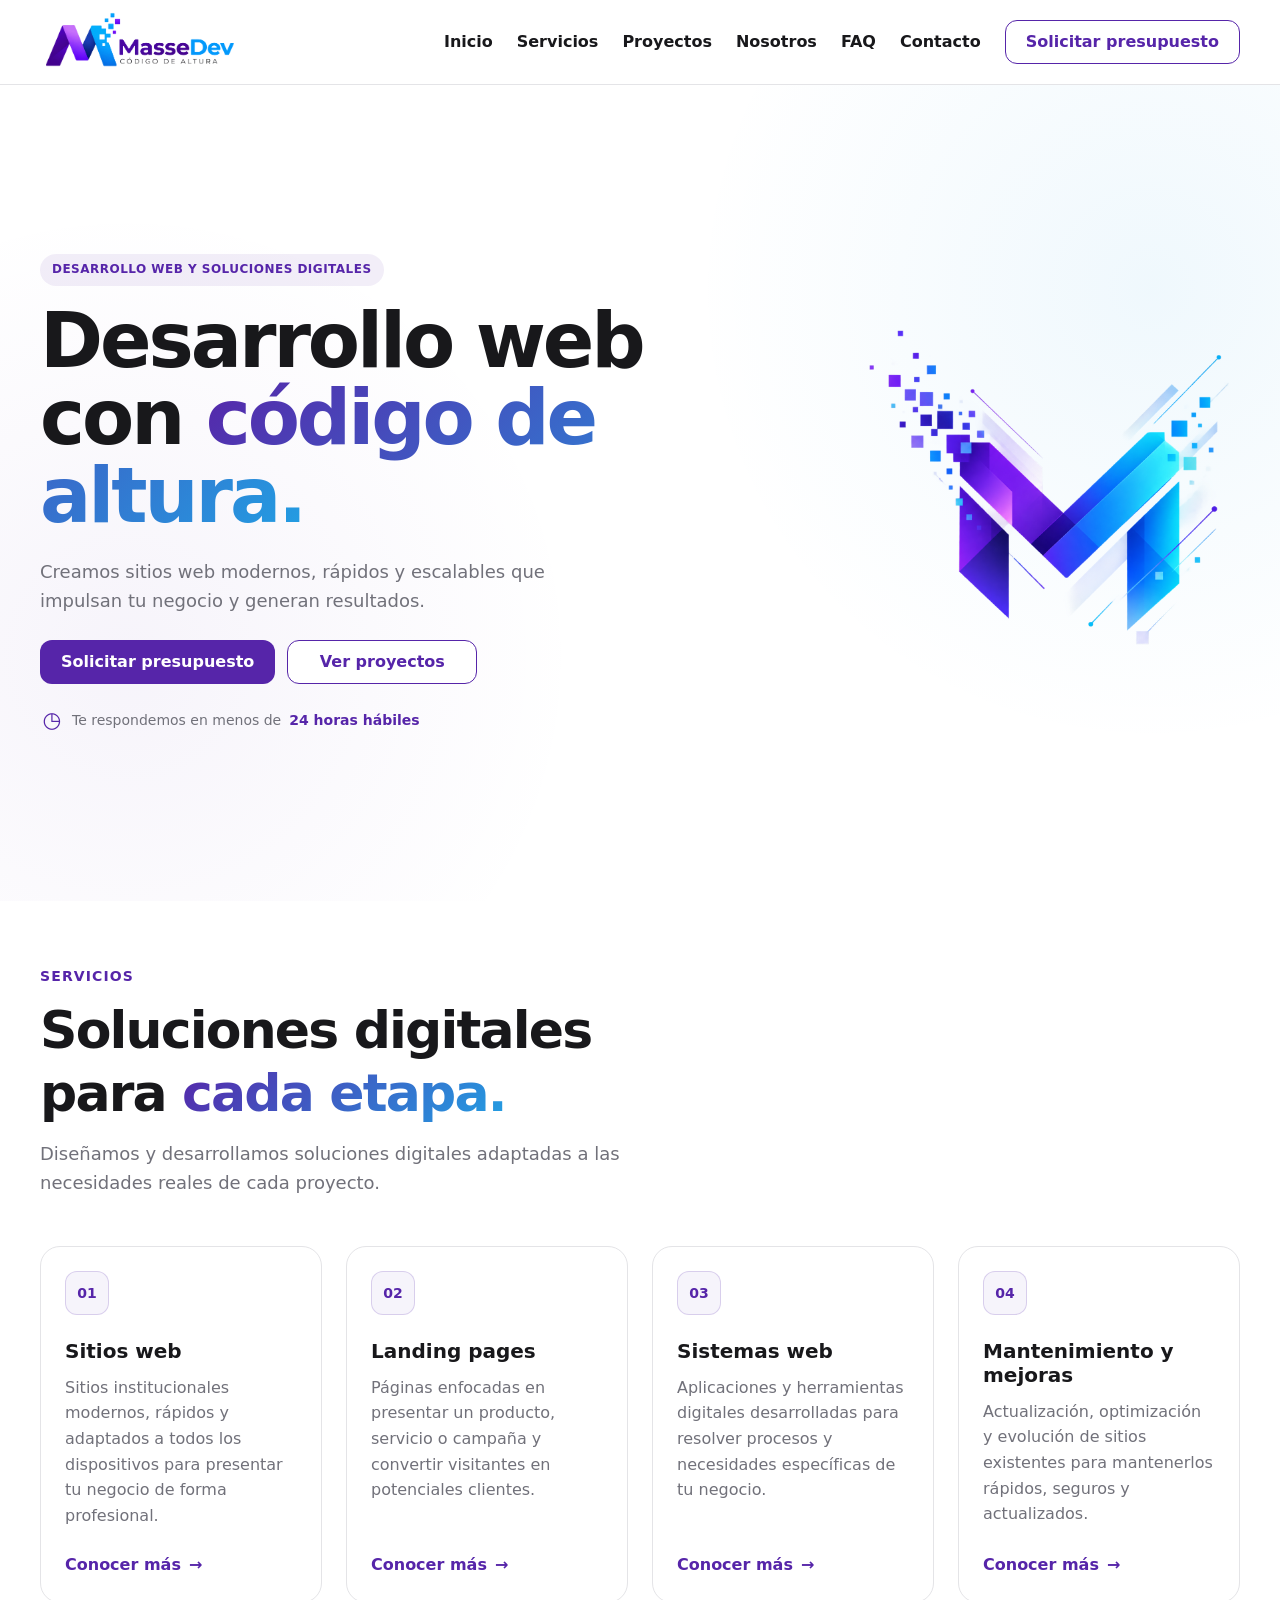
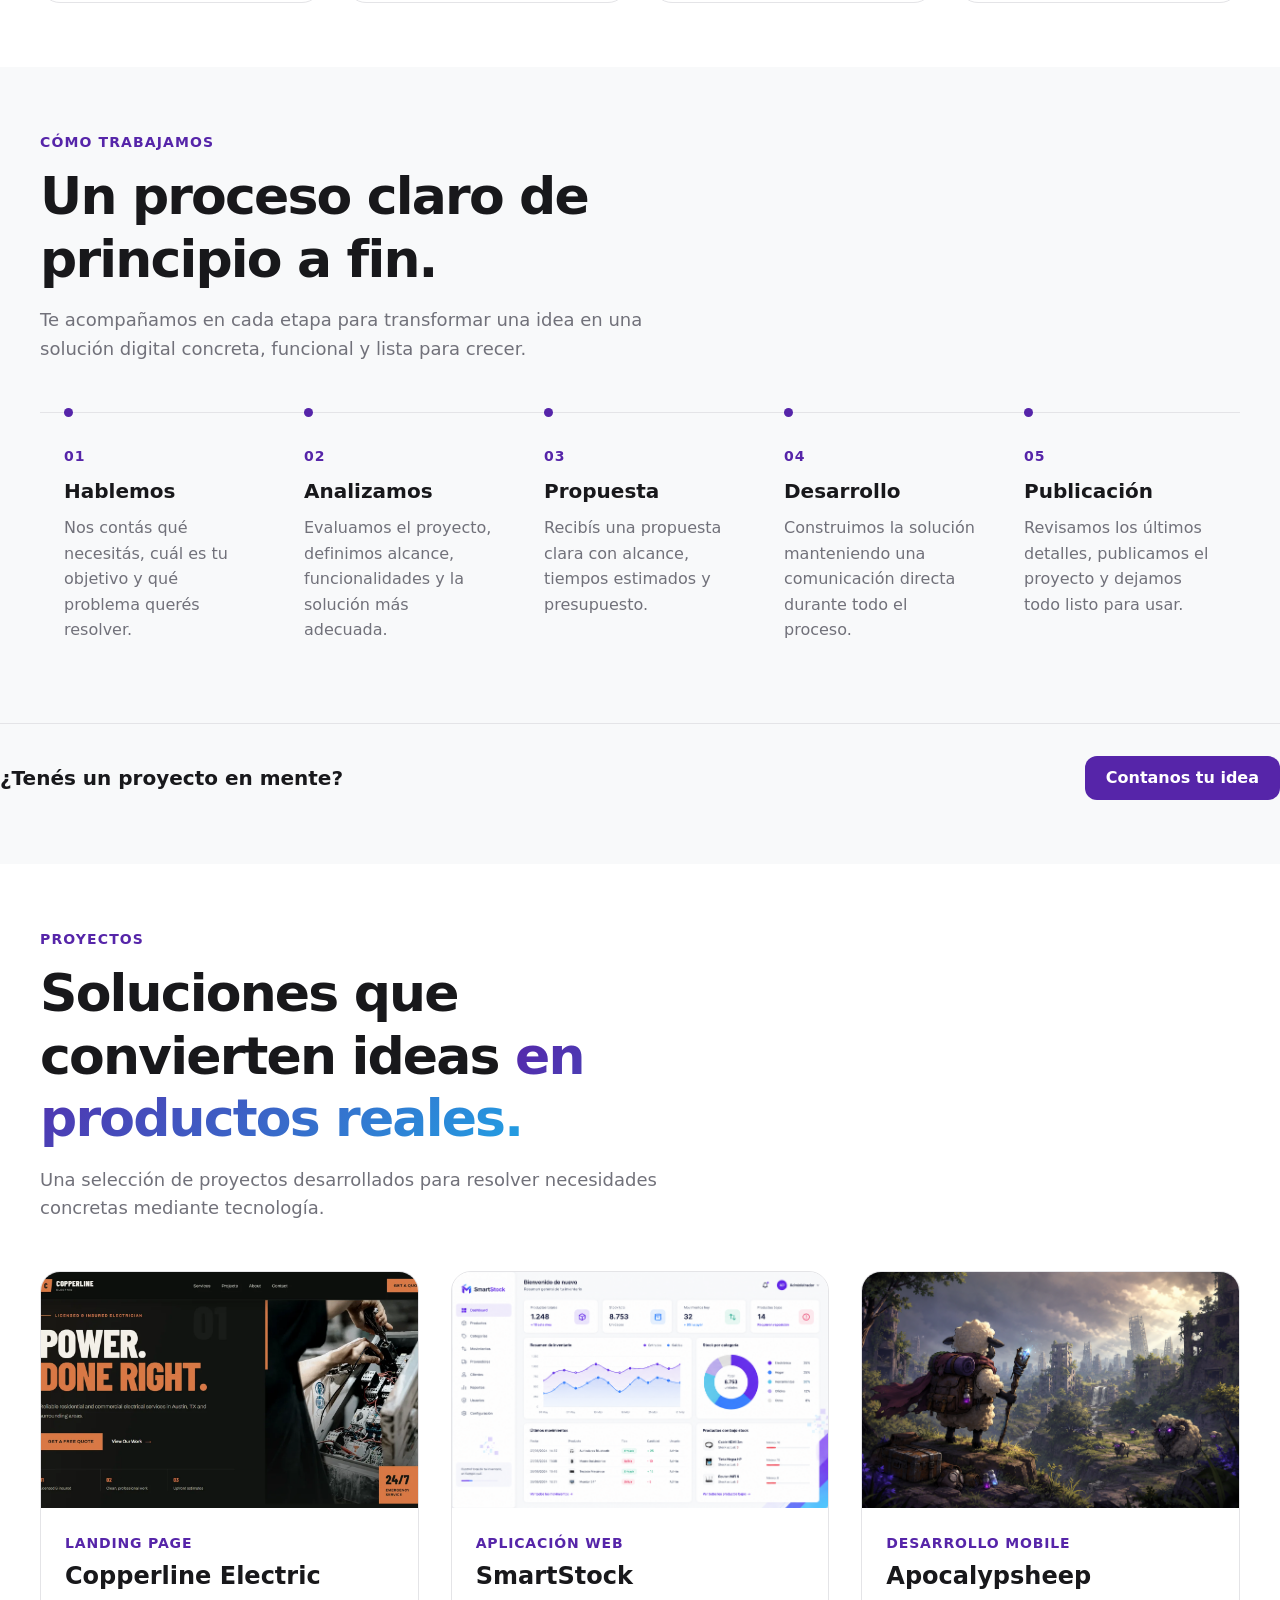
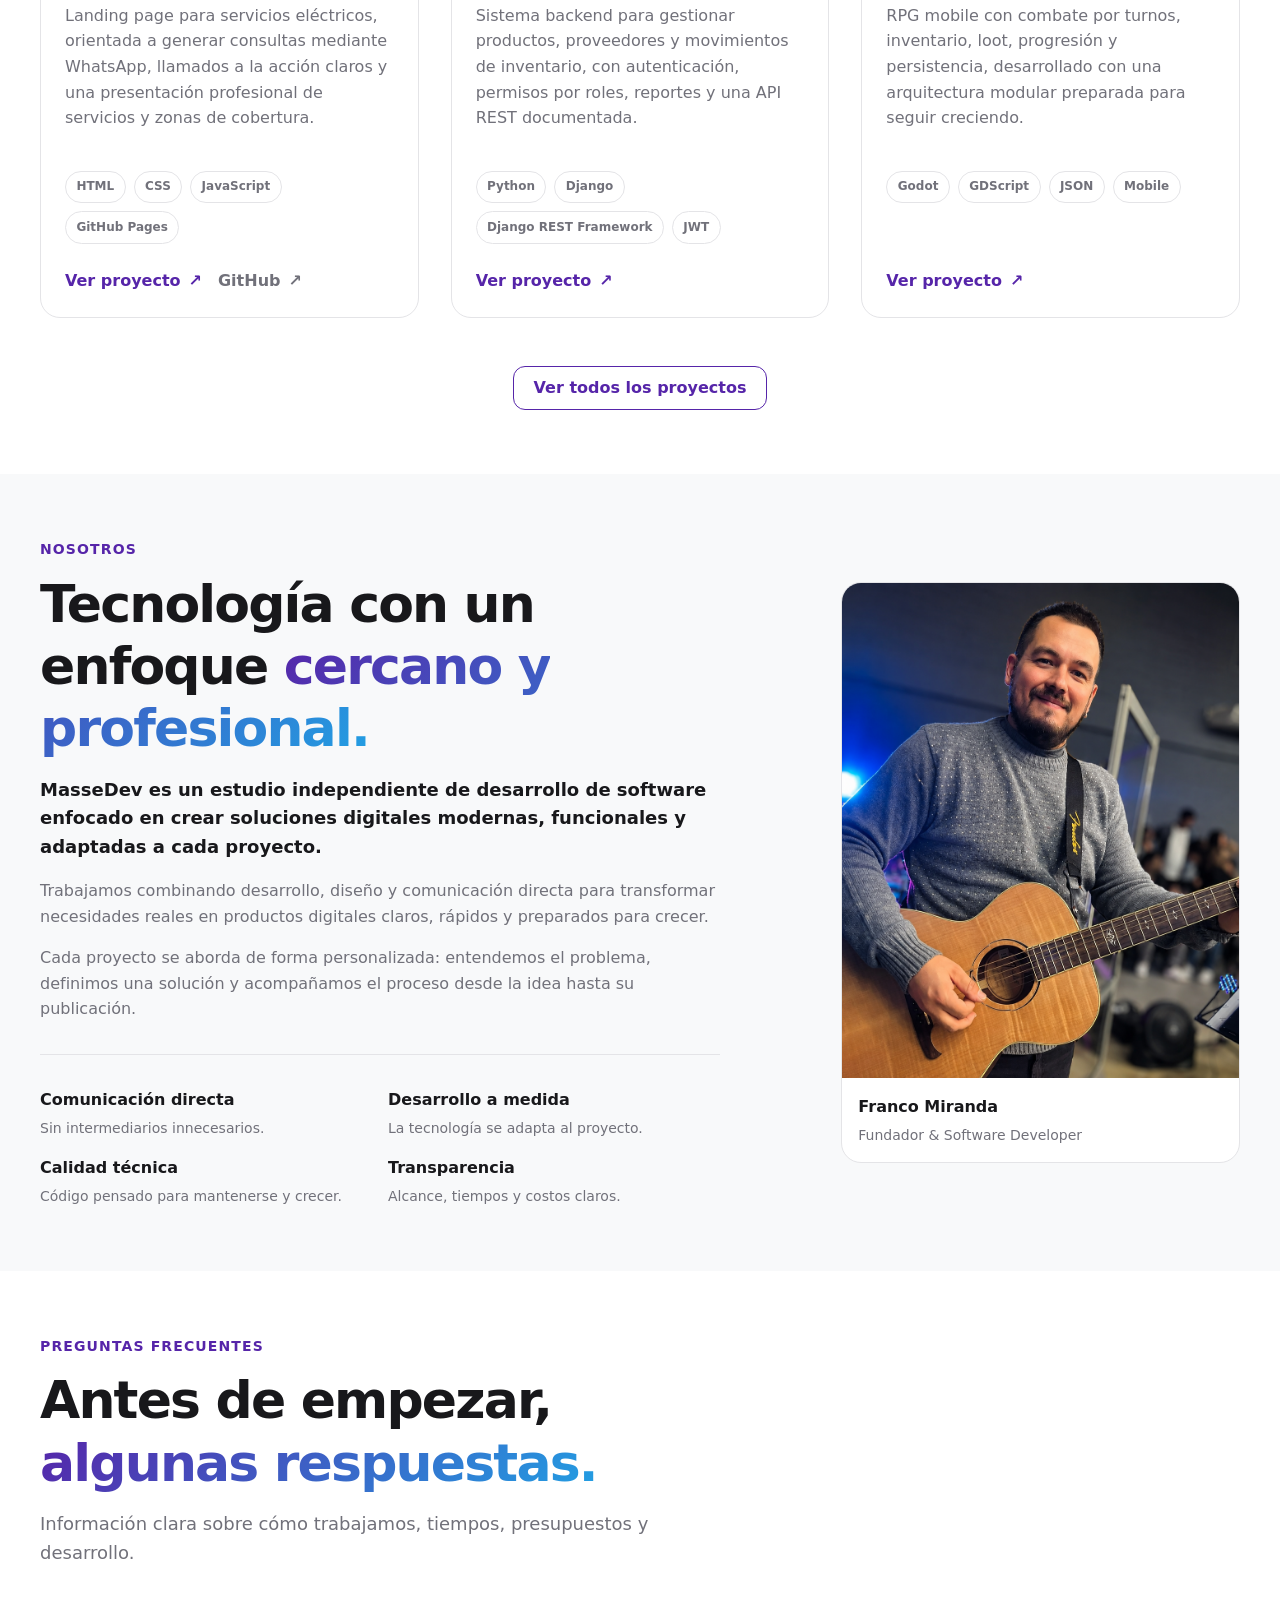
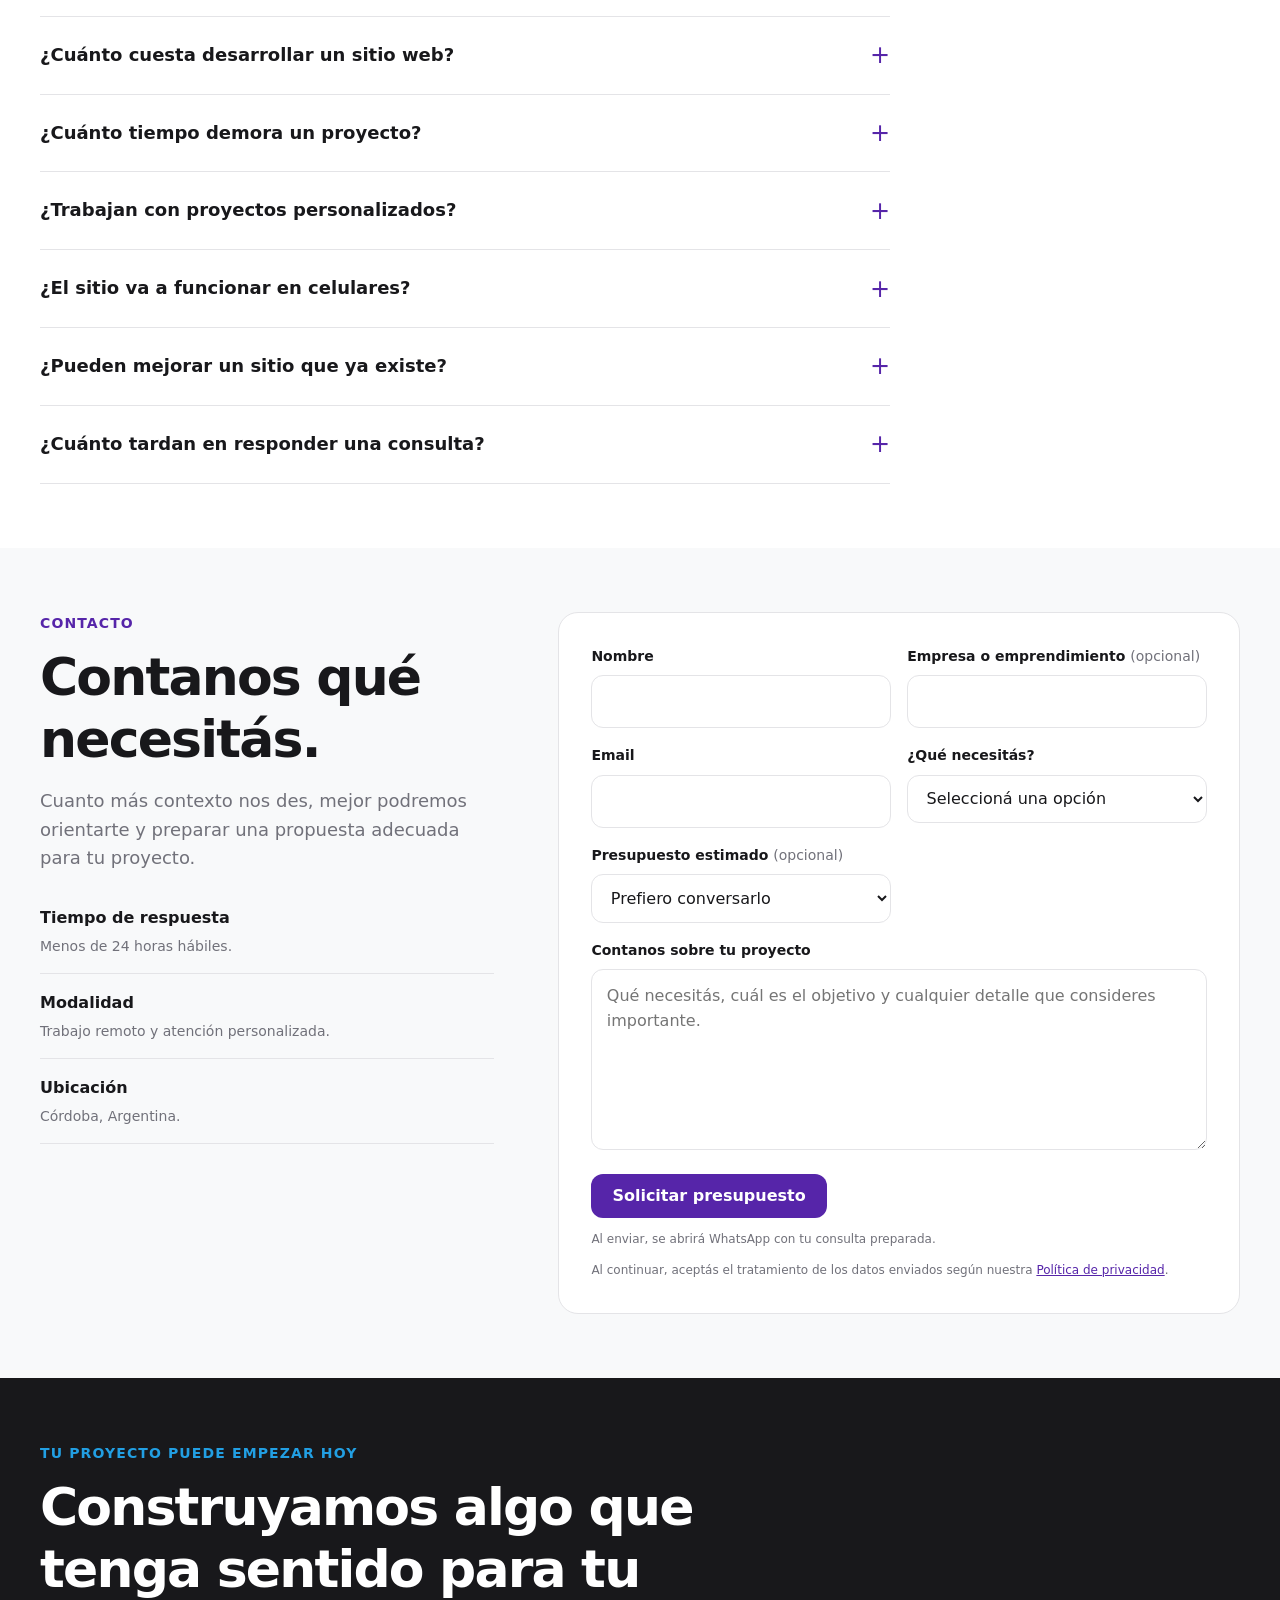
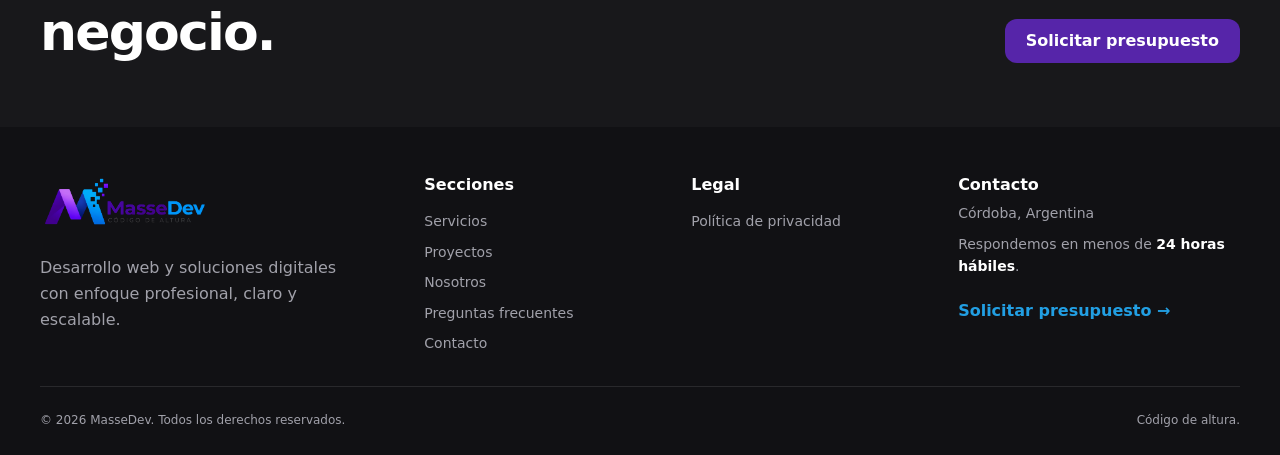
<file: index.html>
<!DOCTYPE html>
<html lang="es">
  <head>
    <meta charset="UTF-8" />

    <meta name="viewport" content="width=device-width, initial-scale=1.0" />

    <title>MasseDev | Desarrollo web y soluciones digitales</title>

    <meta
      name="description"
      content="MasseDev desarrolla sitios web, landing pages y soluciones digitales modernas, rápidas y adaptadas a cada proyecto."
    />

    <meta name="author" content="MasseDev" />

    <meta name="robots" content="index, follow" />

    <link rel="canonical" href="https://massedev-ar.github.io/" />

    <meta name="theme-color" content="#ffffff" />

    <link
      rel="icon"
      type="image/png"
      sizes="32x32"
      href="./assets/icons/favicon-32.png"
    />

    <link
      rel="apple-touch-icon"
      sizes="192x192"
      href="./assets/icons/favicon-192.png"
    />

    <link rel="manifest" href="./site.webmanifest" />
    <!-- Open Graph -->

    <meta
      property="og:title"
      content="MasseDev | Desarrollo web y soluciones digitales"
    />
    <meta
      property="og:image:alt"
      content="MasseDev - Desarrollo web y soluciones digitales"
    />
    <meta
      name="twitter:image:alt"
      content="MasseDev - Desarrollo web y soluciones digitales"
    />

    <meta
      property="og:description"
      content="Sitios web y soluciones digitales modernas, rápidas y pensadas para crecer."
    />

    <meta property="og:type" content="website" />

    <meta property="og:url" content="https://massedev-ar.github.io/" />

    <meta
      property="og:image"
      content="https://massedev-ar.github.io/assets/img/og/massedev-social.webp"
    />

    <meta property="og:image:width" content="1200" />

    <meta property="og:image:height" content="630" />

    <meta property="og:locale" content="es_AR" />

    <meta property="og:site_name" content="MasseDev" />

    <!-- Twitter / X -->

    <meta name="twitter:card" content="summary_large_image" />

    <meta
      name="twitter:title"
      content="MasseDev | Desarrollo web y soluciones digitales"
    />

    <meta
      name="twitter:description"
      content="Sitios web y soluciones digitales modernas, rápidas y pensadas para crecer."
    />

    <meta
      name="twitter:image"
      content="https://massedev-ar.github.io/assets/img/og/massedev-social.webp"
    />

    <link rel="stylesheet" href="./assets/css/main.css" />

    <script type="application/ld+json">
      {
        "@context": "https://schema.org",
        "@type": "ProfessionalService",
        "name": "MasseDev",
        "url": "https://massedev-ar.github.io/",
        "logo": "https://massedev-ar.github.io/assets/img/logo/massedev-logo.png",
        "description": "Desarrollo web y soluciones digitales modernas, rápidas y adaptadas a cada proyecto.",
        "founder": {
          "@type": "Person",
          "name": "Franco Miranda"
        },
        "areaServed": {
          "@type": "AdministrativeArea",
          "name": "Córdoba, Argentina"
        },
        "address": {
          "@type": "PostalAddress",
          "addressRegion": "Córdoba",
          "addressCountry": "AR"
        },
        "sameAs": ["https://github.com/MasseDev-Ar"]
      }
    </script>
  </head>

  <body>
    <a class="skip-link" href="#main-content">
      Saltar al contenido principal
    </a>

    <header class="site-header">
      <div class="container header-container">
        <a class="brand" href="./" aria-label="MasseDev - Inicio">
          <img
            src="./assets/img/logo/massedev-logo.png"
            alt="MasseDev - Código de altura"
            width="220"
            height="72"
          />
        </a>

        <button
          class="menu-toggle"
          type="button"
          aria-label="Abrir menú de navegación"
          aria-expanded="false"
          aria-controls="main-navigation"
        >
          <span></span>
          <span></span>
          <span></span>
        </button>

        <nav
          id="main-navigation"
          class="main-nav"
          aria-label="Navegación principal"
        >
          <a href="#inicio" aria-current="page">Inicio</a>
          <a href="#servicios">Servicios</a>
          <a href="#proyectos">Proyectos</a>
          <a href="#nosotros">Nosotros</a>
          <a href="#faq">FAQ</a>
          <a href="#contacto">Contacto</a>

          <a class="btn btn-primary nav-cta" href="./presupuesto/">
            Solicitar presupuesto
          </a>
        </nav>
      </div>
    </header>

    <main id="main-content">
      <section id="inicio" class="hero">
        <div class="container hero-container">
          <div class="hero-content">
            <p class="hero-eyebrow">Desarrollo web y soluciones digitales</p>

            <h1 class="hero-title">
              Desarrollo web con
              <span class="text-gradient"> código de altura. </span>
            </h1>

            <p class="hero-description">
              Creamos sitios web modernos, rápidos y escalables que impulsan tu
              negocio y generan resultados.
            </p>

            <div class="hero-actions">
              <a class="btn btn-primary" href="./presupuesto/">
                Solicitar presupuesto
              </a>

              <a class="btn btn-secondary" href="#proyectos"> Ver proyectos </a>
            </div>

            <p class="hero-response">
              <span class="hero-response-icon" aria-hidden="true"> ◷ </span>

              Te respondemos en menos de
              <strong>24 horas hábiles</strong>
            </p>
          </div>

          <div class="hero-visual" aria-hidden="true">
            <img
              src="./assets/img/hero/massedev-hero.png"
              alt=""
              width="1536"
              height="1024"
              fetchpriority="high"
            />
          </div>
        </div>
      </section>

      <section id="servicios" class="services section">
        <div class="container">
          <header class="section-header">
            <p class="section-eyebrow">Servicios</p>

            <h2 class="section-title">
              Soluciones digitales para
              <span class="text-gradient"> cada etapa. </span>
            </h2>

            <p class="section-description">
              Diseñamos y desarrollamos soluciones digitales adaptadas a las
              necesidades reales de cada proyecto.
            </p>
          </header>

          <div class="services-grid">
            <article class="service-card">
              <div class="service-icon" aria-hidden="true">01</div>

              <h3>Sitios web</h3>

              <p>
                Sitios institucionales modernos, rápidos y adaptados a todos los
                dispositivos para presentar tu negocio de forma profesional.
              </p>

              <a href="./servicios/">
                Conocer más
                <span aria-hidden="true">→</span>
              </a>
            </article>

            <article class="service-card">
              <div class="service-icon" aria-hidden="true">02</div>

              <h3>Landing pages</h3>

              <p>
                Páginas enfocadas en presentar un producto, servicio o campaña y
                convertir visitantes en potenciales clientes.
              </p>

              <a href="./servicios/">
                Conocer más
                <span aria-hidden="true">→</span>
              </a>
            </article>

            <article class="service-card">
              <div class="service-icon" aria-hidden="true">03</div>

              <h3>Sistemas web</h3>

              <p>
                Aplicaciones y herramientas digitales desarrolladas para
                resolver procesos y necesidades específicas de tu negocio.
              </p>

              <a href="./servicios/">
                Conocer más
                <span aria-hidden="true">→</span>
              </a>
            </article>

            <article class="service-card">
              <div class="service-icon" aria-hidden="true">04</div>

              <h3>Mantenimiento y mejoras</h3>

              <p>
                Actualización, optimización y evolución de sitios existentes
                para mantenerlos rápidos, seguros y actualizados.
              </p>

              <a href="./servicios/">
                Conocer más
                <span aria-hidden="true">→</span>
              </a>
            </article>
          </div>
        </div>
      </section>
      <section class="process section" aria-labelledby="process-title">
        <div class="container">
          <header class="section-header">
            <p class="section-eyebrow">Cómo trabajamos</p>

            <h2 id="process-title" class="section-title">
              Un proceso claro de principio a fin.
            </h2>

            <p class="section-description">
              Te acompañamos en cada etapa para transformar una idea en una
              solución digital concreta, funcional y lista para crecer.
            </p>
          </header>

          <div class="process-grid">
            <article class="process-step">
              <span class="process-number" aria-hidden="true"> 01 </span>

              <h3>Hablemos</h3>

              <p>
                Nos contás qué necesitás, cuál es tu objetivo y qué problema
                querés resolver.
              </p>
            </article>

            <article class="process-step">
              <span class="process-number" aria-hidden="true"> 02 </span>

              <h3>Analizamos</h3>

              <p>
                Evaluamos el proyecto, definimos alcance, funcionalidades y la
                solución más adecuada.
              </p>
            </article>

            <article class="process-step">
              <span class="process-number" aria-hidden="true"> 03 </span>

              <h3>Propuesta</h3>

              <p>
                Recibís una propuesta clara con alcance, tiempos estimados y
                presupuesto.
              </p>
            </article>

            <article class="process-step">
              <span class="process-number" aria-hidden="true"> 04 </span>

              <h3>Desarrollo</h3>

              <p>
                Construimos la solución manteniendo una comunicación directa
                durante todo el proceso.
              </p>
            </article>

            <article class="process-step">
              <span class="process-number" aria-hidden="true"> 05 </span>

              <h3>Publicación</h3>

              <p>
                Revisamos los últimos detalles, publicamos el proyecto y dejamos
                todo listo para usar.
              </p>
            </article>
          </div>
        </div>
        <div class="process-cta">
          <p>¿Tenés un proyecto en mente?</p>

          <a class="btn btn-primary" href="./presupuesto/">
            Contanos tu idea
          </a>
        </div>
      </section>

      <section id="proyectos" class="projects section">
        <div class="container">
          <header class="section-header">
            <p class="section-eyebrow">Proyectos</p>

            <h2 class="section-title">
              Soluciones que convierten ideas
              <span class="text-gradient"> en productos reales. </span>
            </h2>

            <p class="section-description">
              Una selección de proyectos desarrollados para resolver necesidades
              concretas mediante tecnología.
            </p>
          </header>

          <div class="projects-grid">
            <!-- Copperline Electric -->

            <article class="project-card">
              <div class="project-image">
                <img
                  src="./assets/img/projects/copperline.webp"
                  alt="Vista previa de la landing page Copperline Electric"
                  width="1200"
                  height="750"
                  loading="lazy"
                />
              </div>

              <div class="project-content">
                <p class="project-type">Landing page</p>

                <h3>Copperline Electric</h3>

                <p>
                  Landing page para servicios eléctricos, orientada a generar
                  consultas mediante WhatsApp, llamados a la acción claros y una
                  presentación profesional de servicios y zonas de cobertura.
                </p>

                <ul class="project-tech" aria-label="Tecnologías utilizadas">
                  <li>HTML</li>
                  <li>CSS</li>
                  <li>JavaScript</li>
                  <li>GitHub Pages</li>
                </ul>

                <div class="project-links">
                  <a
                    href="https://massedev-ar.github.io/copperline-electric-demo/"
                    class="project-link"
                    target="_blank"
                    rel="noopener noreferrer"
                  >
                    Ver proyecto
                    <span aria-hidden="true">↗</span>
                  </a>

                  <a
                    href="https://github.com/MasseDev-Ar/copperline-electric-demo"
                    class="project-link project-link-secondary"
                    target="_blank"
                    rel="noopener noreferrer"
                  >
                    GitHub
                    <span aria-hidden="true">↗</span>
                  </a>
                </div>
              </div>
            </article>

            <!-- SmartStock -->

            <article class="project-card">
              <div class="project-image">
                <img
                  src="./assets/img/projects/smartstock.png"
                  alt="Ilustración conceptual del sistema de gestión de inventario SmartStock"
                  width="1200"
                  height="750"
                  loading="lazy"
                />
              </div>

              <div class="project-content">
                <p class="project-type">Aplicación web</p>

                <h3>SmartStock</h3>

                <p>
                  Sistema backend para gestionar productos, proveedores y
                  movimientos de inventario, con autenticación, permisos por
                  roles, reportes y una API REST documentada.
                </p>

                <ul class="project-tech" aria-label="Tecnologías utilizadas">
                  <li>Python</li>
                  <li>Django</li>
                  <li>Django REST Framework</li>
                  <li>JWT</li>
                </ul>

                <div class="project-links">
                  <a
                    href="https://github.com/MirandaFrancoCBA/SmartStock"
                    class="project-link"
                    target="_blank"
                    rel="noopener noreferrer"
                  >
                    Ver proyecto
                    <span aria-hidden="true">↗</span>
                  </a>
                </div>
              </div>
            </article>

            <!-- Apocalypsheep -->

            <article class="project-card">
              <div class="project-image">
                <img
                  src="./assets/img/projects/Apocalypsheep.png"
                  alt="Ilustración conceptual del videojuego mobile Apocalypsheep"
                  width="1200"
                  height="750"
                  loading="lazy"
                />
              </div>

              <div class="project-content">
                <p class="project-type">Desarrollo mobile</p>

                <h3>Apocalypsheep</h3>

                <p>
                  RPG mobile con combate por turnos, inventario, loot,
                  progresión y persistencia, desarrollado con una arquitectura
                  modular preparada para seguir creciendo.
                </p>

                <ul class="project-tech" aria-label="Tecnologías utilizadas">
                  <li>Godot</li>
                  <li>GDScript</li>
                  <li>JSON</li>
                  <li>Mobile</li>
                </ul>

                <div class="project-links">
                  <a
                    href="https://github.com/MirandaFrancoCBA/apocalypsheep"
                    class="project-link"
                    target="_blank"
                    rel="noopener noreferrer"
                  >
                    Ver proyecto
                    <span aria-hidden="true">↗</span>
                  </a>
                </div>
              </div>
            </article>
          </div>

          <div class="projects-footer">
            <a class="btn btn-secondary" href="./proyectos/">
              Ver todos los proyectos
            </a>
          </div>
        </div>
      </section>

      <section
        id="nosotros"
        class="about section"
        aria-labelledby="about-title"
      >
        <div class="container about-container">
          <div class="about-content">
            <p class="section-eyebrow">Nosotros</p>

            <h2 id="about-title" class="section-title">
              Tecnología con un enfoque
              <span class="text-gradient"> cercano y profesional. </span>
            </h2>

            <p class="about-lead">
              MasseDev es un estudio independiente de desarrollo de software
              enfocado en crear soluciones digitales modernas, funcionales y
              adaptadas a cada proyecto.
            </p>

            <p>
              Trabajamos combinando desarrollo, diseño y comunicación directa
              para transformar necesidades reales en productos digitales claros,
              rápidos y preparados para crecer.
            </p>

            <p>
              Cada proyecto se aborda de forma personalizada: entendemos el
              problema, definimos una solución y acompañamos el proceso desde la
              idea hasta su publicación.
            </p>

            <div class="about-values">
              <div class="about-value">
                <strong>Comunicación directa</strong>
                <span> Sin intermediarios innecesarios. </span>
              </div>

              <div class="about-value">
                <strong>Desarrollo a medida</strong>
                <span> La tecnología se adapta al proyecto. </span>
              </div>

              <div class="about-value">
                <strong>Calidad técnica</strong>
                <span> Código pensado para mantenerse y crecer. </span>
              </div>

              <div class="about-value">
                <strong>Transparencia</strong>
                <span> Alcance, tiempos y costos claros. </span>
              </div>
            </div>
          </div>

          <div class="about-team">
            <figure class="team-photo">
              <img
                src="./assets/img/team/franco-miranda.png"
                alt="Franco Miranda, fundador y desarrollador de MasseDev"
                width="900"
                height="1100"
                loading="lazy"
              />

              <figcaption>
                <strong>Franco Miranda</strong>
                <span>Fundador & Software Developer</span>
              </figcaption>
            </figure>
          </div>
        </div>
      </section>
      <section id="faq" class="faq section" aria-labelledby="faq-title">
        <div class="container">
          <header class="section-header">
            <p class="section-eyebrow">Preguntas frecuentes</p>

            <h2 id="faq-title" class="section-title">
              Antes de empezar,
              <span class="text-gradient"> algunas respuestas. </span>
            </h2>

            <p class="section-description">
              Información clara sobre cómo trabajamos, tiempos, presupuestos y
              desarrollo.
            </p>
          </header>

          <div class="faq-list">
            <details class="faq-item">
              <summary>¿Cuánto cuesta desarrollar un sitio web?</summary>

              <p>
                El presupuesto depende del alcance, cantidad de páginas,
                funcionalidades y necesidades específicas del proyecto. Antes de
                comenzar analizamos tu idea y preparamos una propuesta clara.
              </p>
            </details>

            <details class="faq-item">
              <summary>¿Cuánto tiempo demora un proyecto?</summary>

              <p>
                Depende del tipo de solución y su complejidad. Una landing page
                puede requerir menos tiempo que un sistema web completo. El
                plazo estimado se define antes de comenzar el desarrollo.
              </p>
            </details>

            <details class="faq-item">
              <summary>¿Trabajan con proyectos personalizados?</summary>

              <p>
                Sí. Cada proyecto se analiza de forma individual para definir la
                solución técnica que mejor se adapte al objetivo, presupuesto y
                necesidades reales.
              </p>
            </details>

            <details class="faq-item">
              <summary>¿El sitio va a funcionar en celulares?</summary>

              <p>
                Sí. Todos los sitios se desarrollan con enfoque responsive para
                funcionar correctamente en celulares, tablets y computadoras.
              </p>
            </details>

            <details class="faq-item">
              <summary>¿Pueden mejorar un sitio que ya existe?</summary>

              <p>
                Sí. Podemos analizar sitios existentes y trabajar sobre diseño,
                rendimiento, experiencia de usuario, mantenimiento o nuevas
                funcionalidades.
              </p>
            </details>

            <details class="faq-item">
              <summary>¿Cuánto tardan en responder una consulta?</summary>

              <p>
                Respondemos las consultas en un plazo máximo de 24 horas
                hábiles.
              </p>
            </details>
          </div>
        </div>
      </section>
      <section
        id="contacto"
        class="contact section"
        aria-labelledby="contact-title"
      >
        <div class="container contact-container">
          <div class="contact-content">
            <p class="section-eyebrow">Contacto</p>

            <h2 id="contact-title" class="section-title">
              Contanos qué necesitás.
            </h2>

            <p class="section-description">
              Cuanto más contexto nos des, mejor podremos orientarte y preparar
              una propuesta adecuada para tu proyecto.
            </p>

            <div class="contact-info">
              <div class="contact-info-item">
                <strong>Tiempo de respuesta</strong>
                <span> Menos de 24 horas hábiles. </span>
              </div>

              <div class="contact-info-item">
                <strong>Modalidad</strong>
                <span> Trabajo remoto y atención personalizada. </span>
              </div>

              <div class="contact-info-item">
                <strong>Ubicación</strong>
                <span> Córdoba, Argentina. </span>
              </div>
            </div>
          </div>

          <form class="contact-form" id="budget-form">
            <div class="form-group">
              <label for="name"> Nombre </label>

              <input
                type="text"
                id="name"
                name="name"
                autocomplete="name"
                required
              />
            </div>

            <div class="form-group">
              <label for="business">
                Empresa o emprendimiento
                <span>(opcional)</span>
              </label>

              <input
                type="text"
                id="business"
                name="business"
                autocomplete="organization"
              />
            </div>

            <div class="form-group">
              <label for="email"> Email </label>

              <input
                type="email"
                id="email"
                name="email"
                autocomplete="email"
                required
              />
            </div>

            <div class="form-group">
              <label for="project-type"> ¿Qué necesitás? </label>

              <select id="project-type" name="projectType" required>
                <option value="">Seleccioná una opción</option>

                <option value="Sitio web">Sitio web</option>

                <option value="Landing page">Landing page</option>

                <option value="Sistema web">Sistema web</option>

                <option value="Mantenimiento o mejoras">
                  Mantenimiento o mejoras
                </option>

                <option value="Otro">Otro</option>
              </select>
            </div>

            <div class="form-group">
              <label for="budget">
                Presupuesto estimado
                <span>(opcional)</span>
              </label>

              <select id="budget" name="budget">
                <option value="">Prefiero conversarlo</option>

                <option value="Hasta USD 300">Hasta USD 300</option>

                <option value="USD 300 - 600">USD 300 - 600</option>

                <option value="USD 600 - 1200">USD 600 - 1200</option>

                <option value="Más de USD 1200">Más de USD 1200</option>
              </select>
            </div>

            <div class="form-group form-group-full">
              <label for="message"> Contanos sobre tu proyecto </label>

              <textarea
                id="message"
                name="message"
                rows="6"
                required
                placeholder="Qué necesitás, cuál es el objetivo y cualquier detalle que consideres importante."
              ></textarea>
            </div>

            <div class="form-actions form-group-full">
              <button type="submit" class="btn btn-primary">
                Solicitar presupuesto
              </button>

              <p class="form-note">
                Al enviar, se abrirá WhatsApp con tu consulta preparada.
              </p>
              <p class="form-note">
                Al continuar, aceptás el tratamiento de los datos enviados según
                nuestra
                <a href="./privacidad/">Política de privacidad</a>.
              </p>
            </div>
          </form>
        </div>
      </section>
      <section class="final-cta section">
        <div class="container final-cta-container">
          <div>
            <p class="section-eyebrow">Tu proyecto puede empezar hoy</p>

            <h2>Construyamos algo que tenga sentido para tu negocio.</h2>
          </div>

          <a class="btn btn-primary" href="./presupuesto/">
            Solicitar presupuesto
          </a>
        </div>
      </section>
    </main>
    <footer class="site-footer">
      <div class="container footer-grid">
        <div class="footer-brand">
          <a class="footer-logo" href="./" aria-label="MasseDev - Inicio">
            <img
              src="./assets/img/logo/massedev-logo.png"
              alt="MasseDev - Código de altura"
              width="180"
              height="60"
              loading="lazy"
            />
          </a>

          <p>
            Desarrollo web y soluciones digitales con enfoque profesional, claro
            y escalable.
          </p>
        </div>

        <nav class="footer-nav" aria-label="Navegación secundaria">
          <h2>Secciones</h2>

          <a href="#servicios">Servicios</a>
          <a href="#proyectos">Proyectos</a>
          <a href="#nosotros">Nosotros</a>
          <a href="#faq">Preguntas frecuentes</a>
          <a href="#contacto">Contacto</a>
        </nav>

        <nav class="footer-nav" aria-label="Información legal">
          <h2>Legal</h2>

          <a href="./privacidad/"> Política de privacidad </a>
        </nav>

        <div class="footer-contact">
          <h2>Contacto</h2>

          <p>Córdoba, Argentina</p>

          <p>
            Respondemos en menos de
            <strong>24 horas hábiles</strong>.
          </p>

          <a class="footer-contact-link" href="./presupuesto/">
            Solicitar presupuesto →
          </a>
        </div>
      </div>

      <div class="container footer-bottom">
        <p>
          © <span id="current-year"></span>
          MasseDev. Todos los derechos reservados.
        </p>

        <p>Código de altura.</p>
      </div>
    </footer>
    <a class="mobile-cta" href="./presupuesto/"> Solicitar presupuesto </a>

    <script src="./assets/js/main.js"></script>
  </body>
</html>
</file>
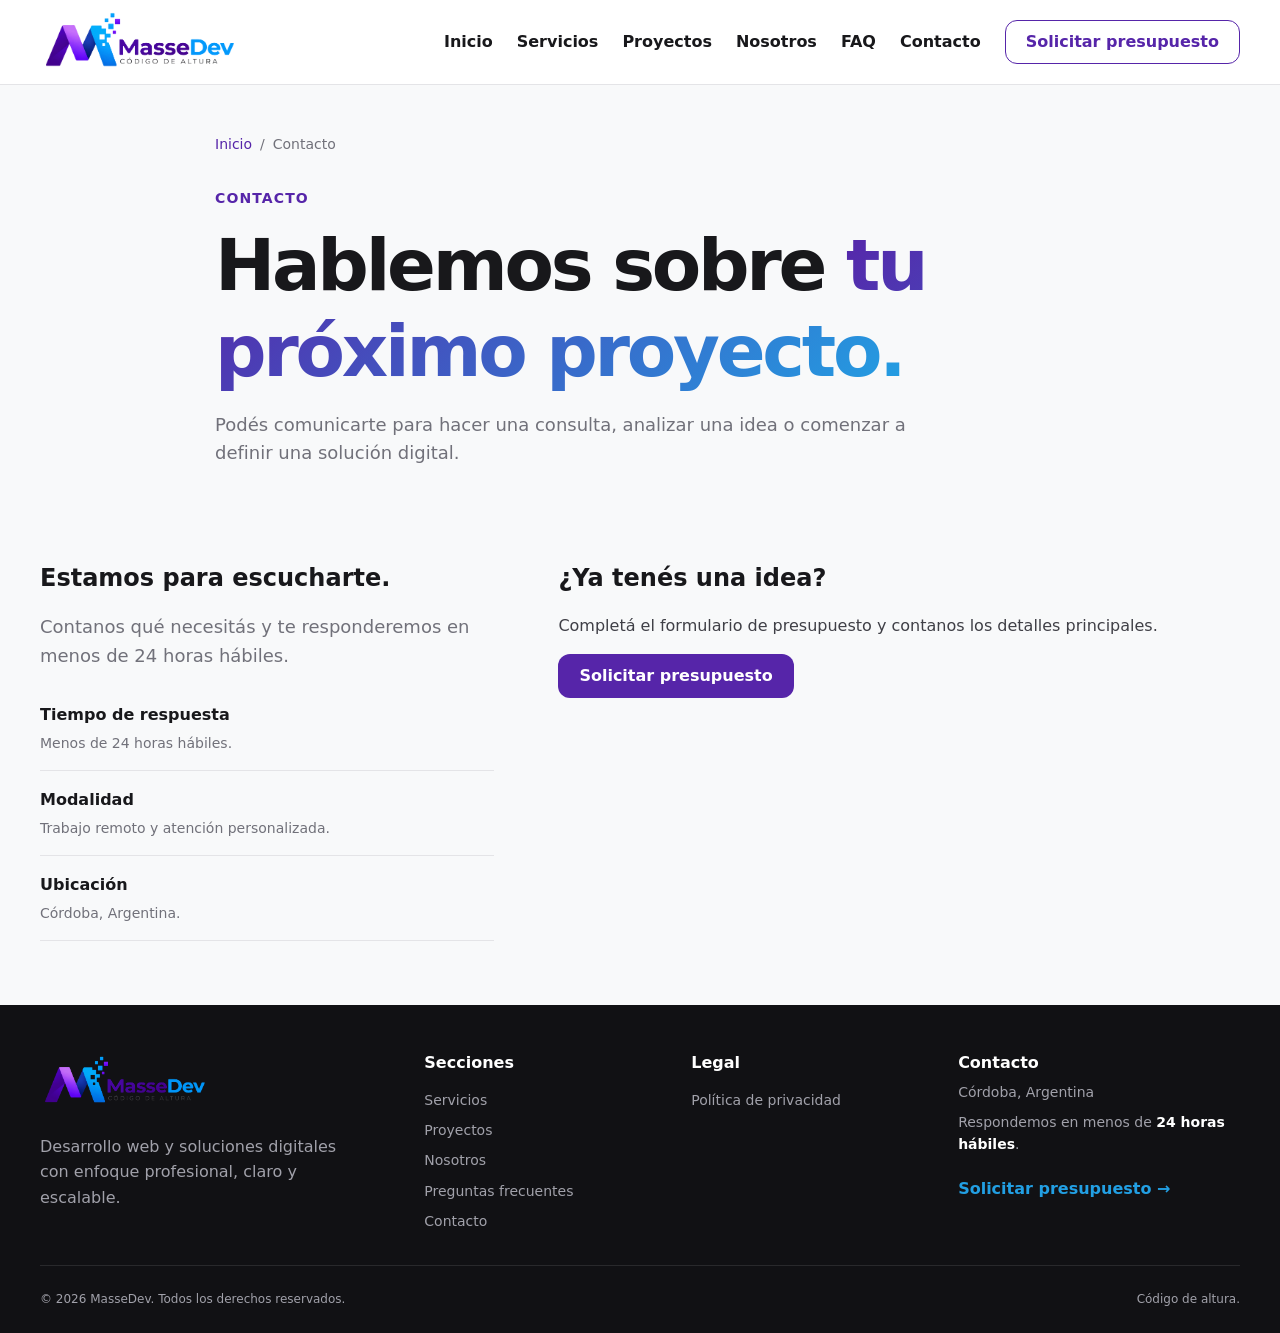
<file: contacto/index.html>
<!DOCTYPE html>
<html lang="es">

<head>

    <meta charset="UTF-8">

    <meta
        name="viewport"
        content="width=device-width, initial-scale=1.0"
    >

    <title>Contacto | MasseDev</title>

    <meta
        name="description"
        content="Contactá a MasseDev para consultar por desarrollo web, sistemas, mantenimiento o soluciones digitales."
    >

    <meta name="author" content="MasseDev">
    <meta name="robots" content="index, follow">
    <meta name="theme-color" content="#ffffff">

    <link
        rel="canonical"
        href="https://massedev-ar.github.io/contacto/"
    >


    <meta property="og:title" content="Contacto | MasseDev">

    <meta
        property="og:description"
        content="Hablemos sobre tu próximo proyecto digital."
    >

    <meta property="og:type" content="website">

    <meta
        property="og:url"
        content="https://massedev-ar.github.io/contacto/"
    >

    <meta
        property="og:image"
        content="https://massedev-ar.github.io/assets/img/og/massedev-social.webp"
    >

    <meta property="og:locale" content="es_AR">
    <meta property="og:site_name" content="MasseDev">


    <meta name="twitter:card" content="summary_large_image">
    <meta name="twitter:title" content="Contacto | MasseDev">

    <meta
        name="twitter:description"
        content="Hablemos sobre tu próximo proyecto digital."
    >

    <meta
        name="twitter:image"
        content="https://massedev-ar.github.io/assets/img/og/massedev-social.webp"
    >


    <link
        rel="icon"
        type="image/png"
        sizes="32x32"
        href="../assets/icons/favicon-32.png"
    >

    <link
        rel="apple-touch-icon"
        href="../assets/icons/favicon-192.png"
    >

    <link
        rel="manifest"
        href="../site.webmanifest"
    >

    <link
        rel="stylesheet"
        href="../assets/css/main.css"
    >

</head>


<body>

    <a class="skip-link" href="#main-content">
        Saltar al contenido principal
    </a>


    <header class="site-header">

        <div class="container header-container">

            <a class="brand" href="../" aria-label="MasseDev - Inicio">

                <img
                    src="../assets/img/logo/massedev-logo.png"
                    alt="MasseDev - Código de altura"
                    width="220"
                    height="72"
                >

            </a>


            <button
                class="menu-toggle"
                type="button"
                aria-label="Abrir menú de navegación"
                aria-expanded="false"
                aria-controls="main-navigation"
            >
                <span></span>
                <span></span>
                <span></span>
            </button>


            <nav
                id="main-navigation"
                class="main-nav"
                aria-label="Navegación principal"
            >

                <a href="../">Inicio</a>
                <a href="../#servicios">Servicios</a>
                <a href="../#proyectos">Proyectos</a>
                <a href="../#nosotros">Nosotros</a>
                <a href="../#faq">FAQ</a>
                <a href="../#contacto">Contacto</a>

                <a
                    class="btn btn-primary nav-cta"
                    href="../presupuesto/"
                >
                    Solicitar presupuesto
                </a>

            </nav>

        </div>

    </header>


    <main id="main-content">

        <section class="page-hero">

            <div class="container page-hero-container">

                <nav class="breadcrumbs" aria-label="Migas de pan">

                    <a href="../">Inicio</a>
                    <span aria-hidden="true">/</span>
                    <span aria-current="page">Contacto</span>

                </nav>

                <p class="section-eyebrow">
                    Contacto
                </p>

                <h1>
                    Hablemos sobre
                    <span class="text-gradient">
                        tu próximo proyecto.
                    </span>
                </h1>

                <p class="page-hero-description">
                    Podés comunicarte para hacer una consulta,
                    analizar una idea o comenzar a definir una
                    solución digital.
                </p>

            </div>

        </section>


        <section class="contact section">

            <div class="container contact-container">

                <div class="contact-content">

                    <h2>Estamos para escucharte.</h2>

                    <p class="section-description">
                        Contanos qué necesitás y te responderemos
                        en menos de 24 horas hábiles.
                    </p>


                    <div class="contact-info">

                        <div class="contact-info-item">

                            <strong>Tiempo de respuesta</strong>

                            <span>
                                Menos de 24 horas hábiles.
                            </span>

                        </div>


                        <div class="contact-info-item">

                            <strong>Modalidad</strong>

                            <span>
                                Trabajo remoto y atención personalizada.
                            </span>

                        </div>


                        <div class="contact-info-item">

                            <strong>Ubicación</strong>

                            <span>
                                Córdoba, Argentina.
                            </span>

                        </div>

                    </div>

                </div>


                <div>

                    <h2>
                        ¿Ya tenés una idea?
                    </h2>

                    <p>
                        Completá el formulario de presupuesto
                        y contanos los detalles principales.
                    </p>

                    <a
                        class="btn btn-primary"
                        href="../presupuesto/"
                    >
                        Solicitar presupuesto
                    </a>

                </div>

            </div>

        </section>

    </main>


    <footer class="site-footer">

        <div class="container footer-grid">

            <div class="footer-brand">

                <a class="footer-logo" href="../">

                    <img
                        src="../assets/img/logo/massedev-logo.png"
                        alt="MasseDev - Código de altura"
                        width="180"
                        height="60"
                        loading="lazy"
                    >

                </a>

                <p>
                    Desarrollo web y soluciones digitales
                    con enfoque profesional, claro y escalable.
                </p>

            </div>


            <nav class="footer-nav" aria-label="Navegación secundaria">

                <h2>Secciones</h2>

                <a href="../#servicios">Servicios</a>
                <a href="../#proyectos">Proyectos</a>
                <a href="../#nosotros">Nosotros</a>
                <a href="../#faq">Preguntas frecuentes</a>
                <a href="../#contacto">Contacto</a>

            </nav>


            <nav class="footer-nav" aria-label="Información legal">

                <h2>Legal</h2>

                <a href="../privacidad/">
                    Política de privacidad
                </a>

            </nav>


            <div class="footer-contact">

                <h2>Contacto</h2>

                <p>Córdoba, Argentina</p>

                <p>
                    Respondemos en menos de
                    <strong>24 horas hábiles</strong>.
                </p>

                <a
                    class="footer-contact-link"
                    href="../presupuesto/"
                >
                    Solicitar presupuesto →
                </a>

            </div>

        </div>


        <div class="container footer-bottom">

            <p>
                © <span id="current-year"></span>
                MasseDev. Todos los derechos reservados.
            </p>

            <p>Código de altura.</p>

        </div>

    </footer>


    <script src="../assets/js/main.js"></script>

</body>

</html>
</file>
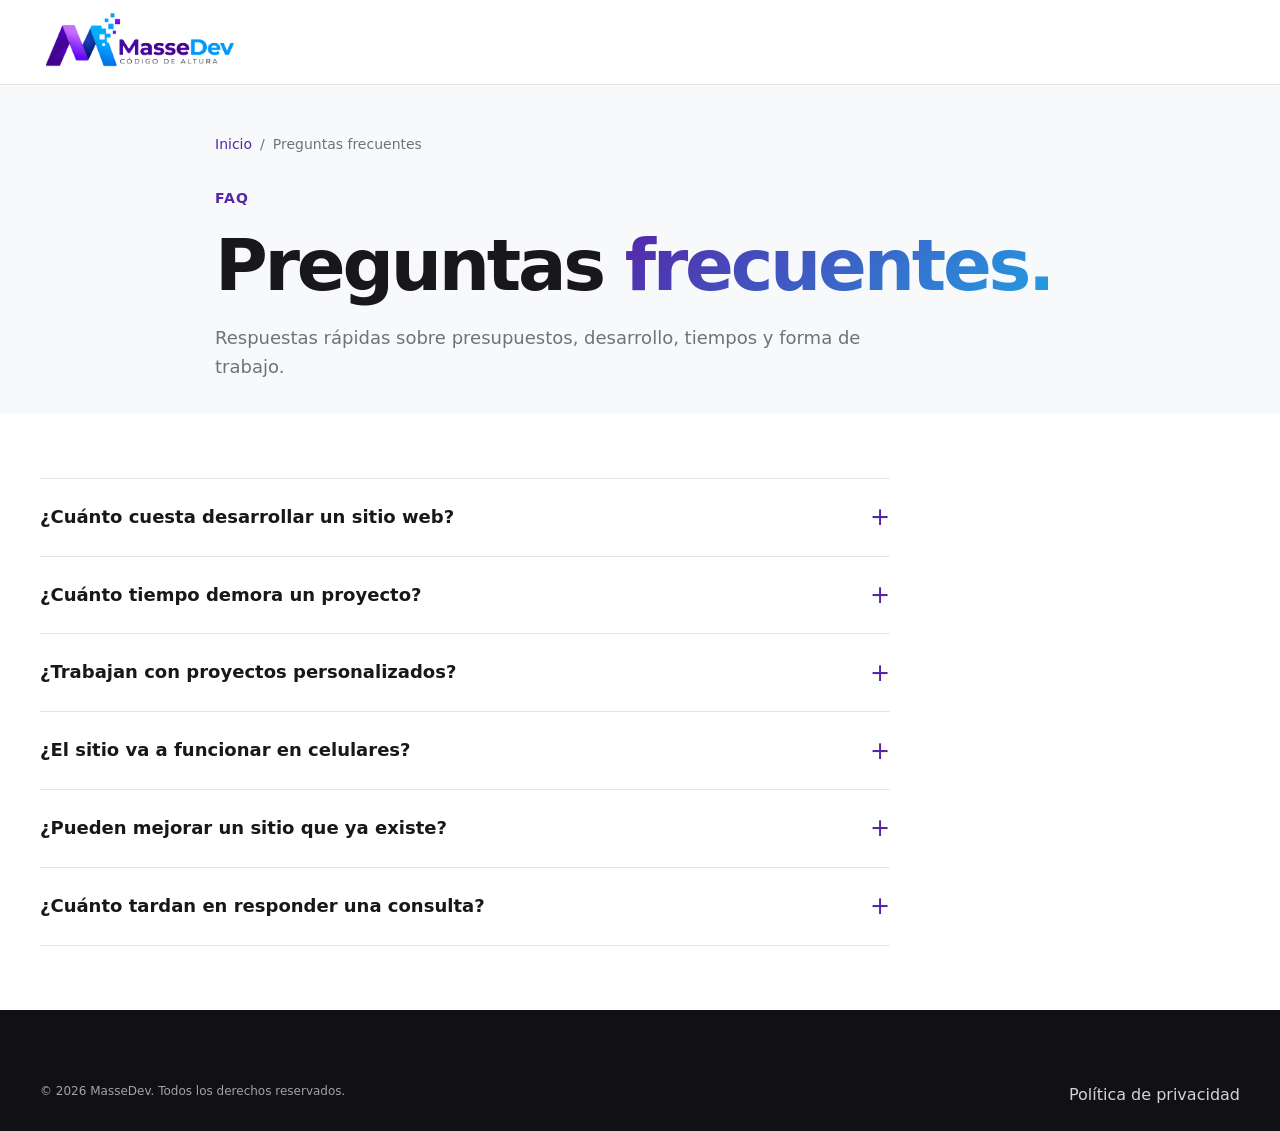
<file: faq/index.html>
<!DOCTYPE html>
<html lang="es">

<head>

    <meta charset="UTF-8">

    <meta
        name="viewport"
        content="width=device-width, initial-scale=1.0"
    >

    <title>Preguntas frecuentes | MasseDev</title>

    <meta
        name="description"
        content="Respuestas sobre presupuestos, tiempos de desarrollo, sitios responsive, mantenimiento y servicios de MasseDev."
    >

    <meta name="author" content="MasseDev">
    <meta name="robots" content="index, follow">
    <meta name="theme-color" content="#ffffff">

    <link
        rel="canonical"
        href="https://massedev-ar.github.io/faq/"
    >


    <meta
        property="og:title"
        content="Preguntas frecuentes | MasseDev"
    >

    <meta
        property="og:description"
        content="Respuestas claras sobre proyectos, presupuestos, tiempos y servicios de MasseDev."
    >

    <meta property="og:type" content="website">

    <meta
        property="og:url"
        content="https://massedev-ar.github.io/faq/"
    >

    <meta
        property="og:image"
        content="https://massedev-ar.github.io/assets/img/og/massedev-social.webp"
    >

    <meta property="og:locale" content="es_AR">
    <meta property="og:site_name" content="MasseDev">


    <meta name="twitter:card" content="summary_large_image">

    <meta
        name="twitter:title"
        content="Preguntas frecuentes | MasseDev"
    >

    <meta
        name="twitter:description"
        content="Respuestas sobre proyectos, presupuestos, tiempos y desarrollo."
    >

    <meta
        name="twitter:image"
        content="https://massedev-ar.github.io/assets/img/og/massedev-social.webp"
    >


    <link
        rel="icon"
        type="image/png"
        sizes="32x32"
        href="../assets/icons/favicon-32.png"
    >

    <link
        rel="apple-touch-icon"
        href="../assets/icons/favicon-192.png"
    >

    <link
        rel="manifest"
        href="../site.webmanifest"
    >

    <link
        rel="stylesheet"
        href="../assets/css/main.css"
    >


    <script type="application/ld+json">
    {
        "@context": "https://schema.org",
        "@type": "FAQPage",
        "mainEntity": [
            {
                "@type": "Question",
                "name": "¿Cuánto cuesta desarrollar un sitio web?",
                "acceptedAnswer": {
                    "@type": "Answer",
                    "text": "El presupuesto depende del alcance, cantidad de páginas, funcionalidades y necesidades específicas del proyecto."
                }
            },
            {
                "@type": "Question",
                "name": "¿Cuánto tiempo demora un proyecto?",
                "acceptedAnswer": {
                    "@type": "Answer",
                    "text": "El tiempo depende del tipo de solución y su complejidad. El plazo estimado se define antes de comenzar el desarrollo."
                }
            },
            {
                "@type": "Question",
                "name": "¿Trabajan con proyectos personalizados?",
                "acceptedAnswer": {
                    "@type": "Answer",
                    "text": "Sí. Cada proyecto se analiza de forma individual para definir la solución más adecuada."
                }
            },
            {
                "@type": "Question",
                "name": "¿El sitio va a funcionar en celulares?",
                "acceptedAnswer": {
                    "@type": "Answer",
                    "text": "Sí. Los sitios se desarrollan con enfoque responsive para celulares, tablets y computadoras."
                }
            },
            {
                "@type": "Question",
                "name": "¿Pueden mejorar un sitio que ya existe?",
                "acceptedAnswer": {
                    "@type": "Answer",
                    "text": "Sí. MasseDev puede trabajar sobre diseño, rendimiento, experiencia de usuario, mantenimiento o nuevas funcionalidades."
                }
            },
            {
                "@type": "Question",
                "name": "¿Cuánto tardan en responder una consulta?",
                "acceptedAnswer": {
                    "@type": "Answer",
                    "text": "Las consultas se responden en un plazo máximo de 24 horas hábiles."
                }
            }
        ]
    }
    </script>

</head>


<body>

    <a class="skip-link" href="#main-content">
        Saltar al contenido principal
    </a>


    <header class="site-header">

        <div class="container header-container">

            <a class="brand" href="../" aria-label="MasseDev - Inicio">

                <img
                    src="../assets/img/logo/massedev-logo.png"
                    alt="MasseDev - Código de altura"
                    width="220"
                    height="72"
                >

            </a>

        </div>

    </header>


    <main id="main-content">

        <section class="page-hero">

            <div class="container page-hero-container">

                <nav class="breadcrumbs" aria-label="Migas de pan">

                    <a href="../">Inicio</a>
                    <span aria-hidden="true">/</span>
                    <span aria-current="page">
                        Preguntas frecuentes
                    </span>

                </nav>

                <p class="section-eyebrow">
                    FAQ
                </p>

                <h1>
                    Preguntas
                    <span class="text-gradient">
                        frecuentes.
                    </span>
                </h1>

                <p class="page-hero-description">
                    Respuestas rápidas sobre presupuestos,
                    desarrollo, tiempos y forma de trabajo.
                </p>

            </div>

        </section>


        <section class="faq section">

            <div class="container">

                <div class="faq-list">

                    <details class="faq-item">

                        <summary>
                            ¿Cuánto cuesta desarrollar un sitio web?
                        </summary>

                        <p>
                            El presupuesto depende del alcance,
                            cantidad de páginas, funcionalidades
                            y necesidades específicas.
                        </p>

                    </details>


                    <details class="faq-item">

                        <summary>
                            ¿Cuánto tiempo demora un proyecto?
                        </summary>

                        <p>
                            Depende del tipo de solución y su complejidad.
                            El plazo estimado se define antes de comenzar.
                        </p>

                    </details>


                    <details class="faq-item">

                        <summary>
                            ¿Trabajan con proyectos personalizados?
                        </summary>

                        <p>
                            Sí. Cada proyecto se analiza individualmente
                            para definir la solución técnica más adecuada.
                        </p>

                    </details>


                    <details class="faq-item">

                        <summary>
                            ¿El sitio va a funcionar en celulares?
                        </summary>

                        <p>
                            Sí. Los sitios se desarrollan con enfoque
                            responsive para celulares, tablets
                            y computadoras.
                        </p>

                    </details>


                    <details class="faq-item">

                        <summary>
                            ¿Pueden mejorar un sitio que ya existe?
                        </summary>

                        <p>
                            Sí. Podemos trabajar sobre diseño,
                            rendimiento, experiencia de usuario,
                            mantenimiento o nuevas funcionalidades.
                        </p>

                    </details>


                    <details class="faq-item">

                        <summary>
                            ¿Cuánto tardan en responder una consulta?
                        </summary>

                        <p>
                            Respondemos las consultas en un plazo máximo
                            de 24 horas hábiles.
                        </p>

                    </details>

                </div>

            </div>

        </section>

    </main>


    <footer class="site-footer">

        <div class="container footer-bottom">

            <p>
                © <span id="current-year"></span>
                MasseDev. Todos los derechos reservados.
            </p>

            <a href="../privacidad/">
                Política de privacidad
            </a>

        </div>

    </footer>


    <script src="../assets/js/main.js"></script>

</body>

</html>
</file>
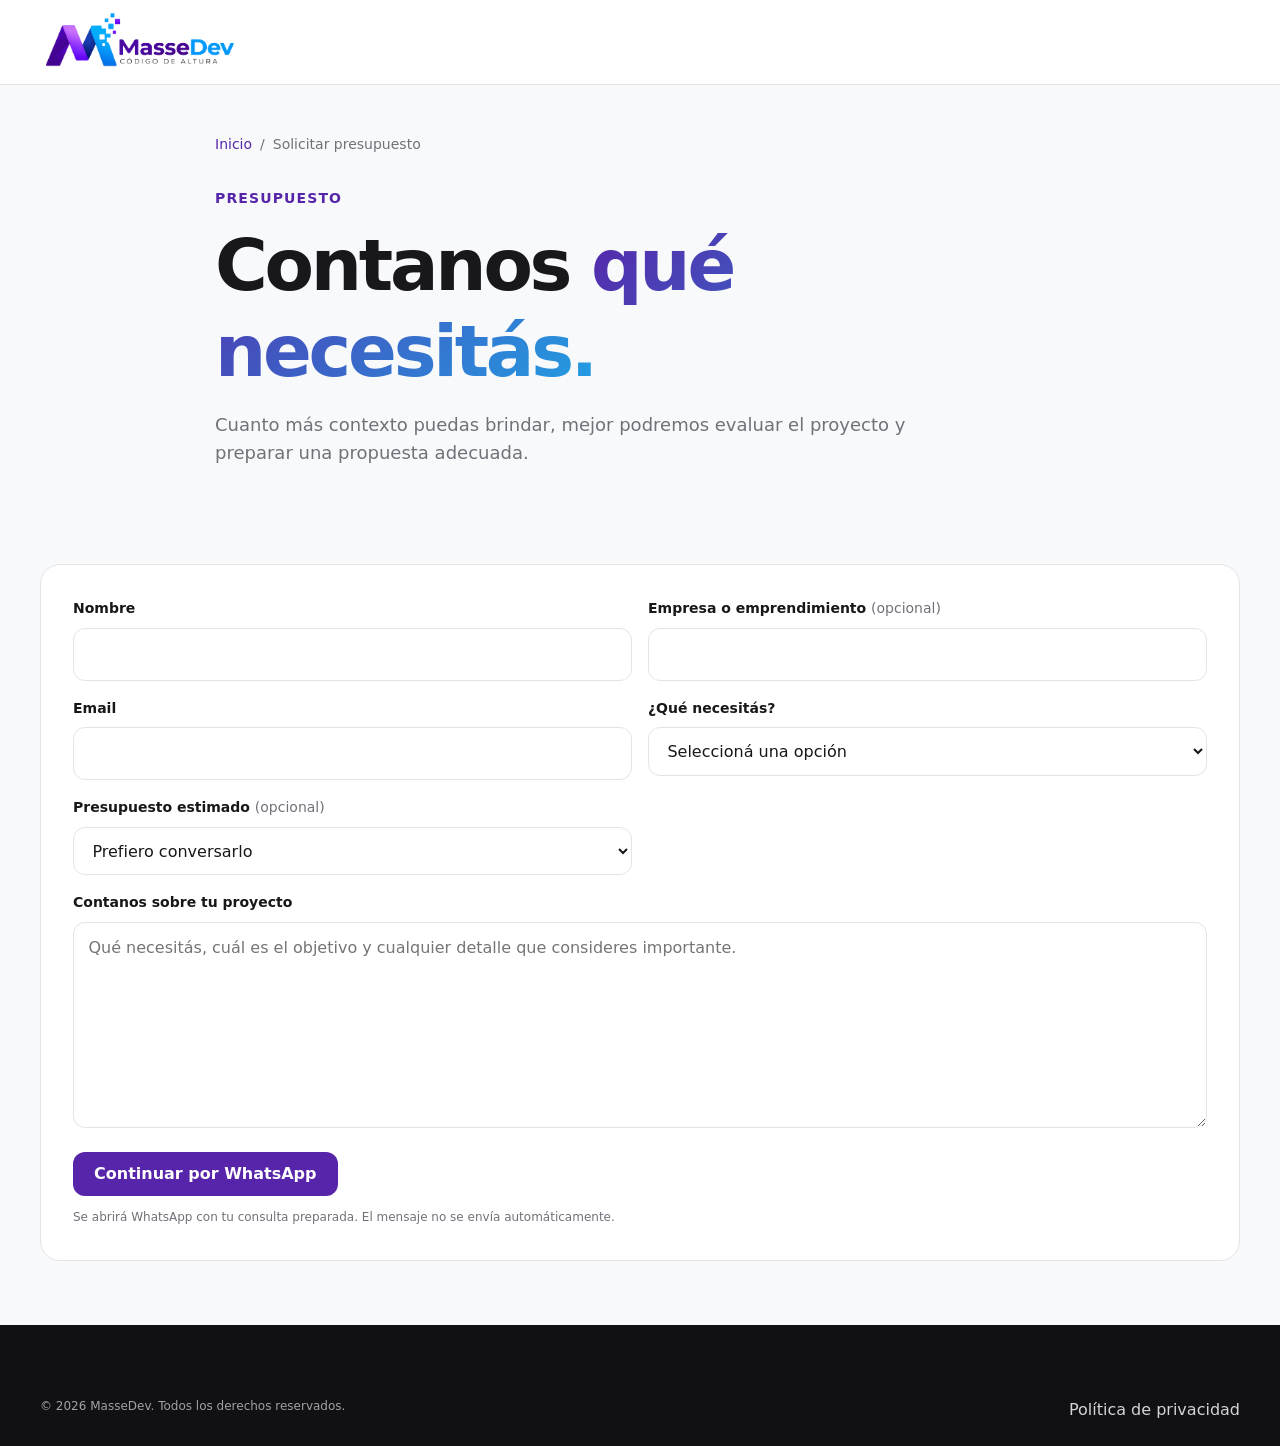
<file: presupuesto/index.html>
<!DOCTYPE html>
<html lang="es">

<head>

    <meta charset="UTF-8">

    <meta
        name="viewport"
        content="width=device-width, initial-scale=1.0"
    >

    <title>Solicitar presupuesto | MasseDev</title>

    <meta
        name="description"
        content="Solicitá un presupuesto para tu sitio web, landing page, sistema o proyecto digital con MasseDev."
    >

    <meta name="author" content="MasseDev">
    <meta name="robots" content="index, follow">
    <meta name="theme-color" content="#ffffff">

    <link
        rel="canonical"
        href="https://massedev-ar.github.io/presupuesto/"
    >


    <meta
        property="og:title"
        content="Solicitar presupuesto | MasseDev"
    >

    <meta
        property="og:description"
        content="Contanos qué proyecto necesitás y recibí una propuesta clara."
    >

    <meta property="og:type" content="website">

    <meta
        property="og:url"
        content="https://massedev-ar.github.io/presupuesto/"
    >

    <meta
        property="og:image"
        content="https://massedev-ar.github.io/assets/img/og/massedev-social.webp"
    >

    <meta property="og:locale" content="es_AR">
    <meta property="og:site_name" content="MasseDev">


    <meta name="twitter:card" content="summary_large_image">

    <meta
        name="twitter:title"
        content="Solicitar presupuesto | MasseDev"
    >

    <meta
        name="twitter:description"
        content="Contanos qué proyecto necesitás y recibí una propuesta clara."
    >

    <meta
        name="twitter:image"
        content="https://massedev-ar.github.io/assets/img/og/massedev-social.webp"
    >


    <link
        rel="icon"
        type="image/png"
        sizes="32x32"
        href="../assets/icons/favicon-32.png"
    >

    <link
        rel="apple-touch-icon"
        href="../assets/icons/favicon-192.png"
    >

    <link
        rel="manifest"
        href="../site.webmanifest"
    >

    <link
        rel="stylesheet"
        href="../assets/css/main.css"
    >

</head>


<body>

    <a class="skip-link" href="#main-content">
        Saltar al contenido principal
    </a>


    <header class="site-header">

        <div class="container header-container">

            <a class="brand" href="../" aria-label="MasseDev - Inicio">

                <img
                    src="../assets/img/logo/massedev-logo.png"
                    alt="MasseDev - Código de altura"
                    width="220"
                    height="72"
                >

            </a>

        </div>

    </header>


    <main id="main-content">

        <section class="page-hero">

            <div class="container page-hero-container">

                <nav class="breadcrumbs" aria-label="Migas de pan">

                    <a href="../">Inicio</a>
                    <span aria-hidden="true">/</span>
                    <span aria-current="page">
                        Solicitar presupuesto
                    </span>

                </nav>

                <p class="section-eyebrow">
                    Presupuesto
                </p>

                <h1>
                    Contanos
                    <span class="text-gradient">
                        qué necesitás.
                    </span>
                </h1>

                <p class="page-hero-description">
                    Cuanto más contexto puedas brindar,
                    mejor podremos evaluar el proyecto y
                    preparar una propuesta adecuada.
                </p>

            </div>

        </section>


        <section class="contact section">

            <div class="container">

                <form
                    class="contact-form"
                    id="budget-form"
                >

                    <div class="form-group">

                        <label for="name">
                            Nombre
                        </label>

                        <input
                            type="text"
                            id="name"
                            name="name"
                            autocomplete="name"
                            required
                        >

                    </div>


                    <div class="form-group">

                        <label for="business">
                            Empresa o emprendimiento
                            <span>(opcional)</span>
                        </label>

                        <input
                            type="text"
                            id="business"
                            name="business"
                            autocomplete="organization"
                        >

                    </div>


                    <div class="form-group">

                        <label for="email">
                            Email
                        </label>

                        <input
                            type="email"
                            id="email"
                            name="email"
                            autocomplete="email"
                            required
                        >

                    </div>


                    <div class="form-group">

                        <label for="project-type">
                            ¿Qué necesitás?
                        </label>

                        <select
                            id="project-type"
                            name="projectType"
                            required
                        >

                            <option value="">
                                Seleccioná una opción
                            </option>

                            <option value="Sitio web">
                                Sitio web
                            </option>

                            <option value="Landing page">
                                Landing page
                            </option>

                            <option value="Sistema web">
                                Sistema web
                            </option>

                            <option value="Mantenimiento o mejoras">
                                Mantenimiento o mejoras
                            </option>

                            <option value="Otro">
                                Otro
                            </option>

                        </select>

                    </div>


                    <div class="form-group">

                        <label for="budget">
                            Presupuesto estimado
                            <span>(opcional)</span>
                        </label>

                        <select
                            id="budget"
                            name="budget"
                        >

                            <option value="">
                                Prefiero conversarlo
                            </option>

                            <option value="Hasta USD 300">
                                Hasta USD 300
                            </option>

                            <option value="USD 300 - 600">
                                USD 300 - 600
                            </option>

                            <option value="USD 600 - 1200">
                                USD 600 - 1200
                            </option>

                            <option value="Más de USD 1200">
                                Más de USD 1200
                            </option>

                        </select>

                    </div>


                    <div class="form-group form-group-full">

                        <label for="message">
                            Contanos sobre tu proyecto
                        </label>

                        <textarea
                            id="message"
                            name="message"
                            rows="7"
                            required
                            placeholder="Qué necesitás, cuál es el objetivo y cualquier detalle que consideres importante."
                        ></textarea>

                    </div>


                    <div class="form-actions form-group-full">

                        <button
                            type="submit"
                            class="btn btn-primary"
                        >
                            Continuar por WhatsApp
                        </button>

                        <p class="form-note">
                            Se abrirá WhatsApp con tu consulta preparada.
                            El mensaje no se envía automáticamente.
                        </p>

                    </div>

                </form>

            </div>

        </section>

    </main>


    <footer class="site-footer">

        <div class="container footer-bottom">

            <p>
                © <span id="current-year"></span>
                MasseDev. Todos los derechos reservados.
            </p>

            <a href="../privacidad/">
                Política de privacidad
            </a>

        </div>

    </footer>


    <script src="../assets/js/main.js"></script>

</body>

</html>
</file>
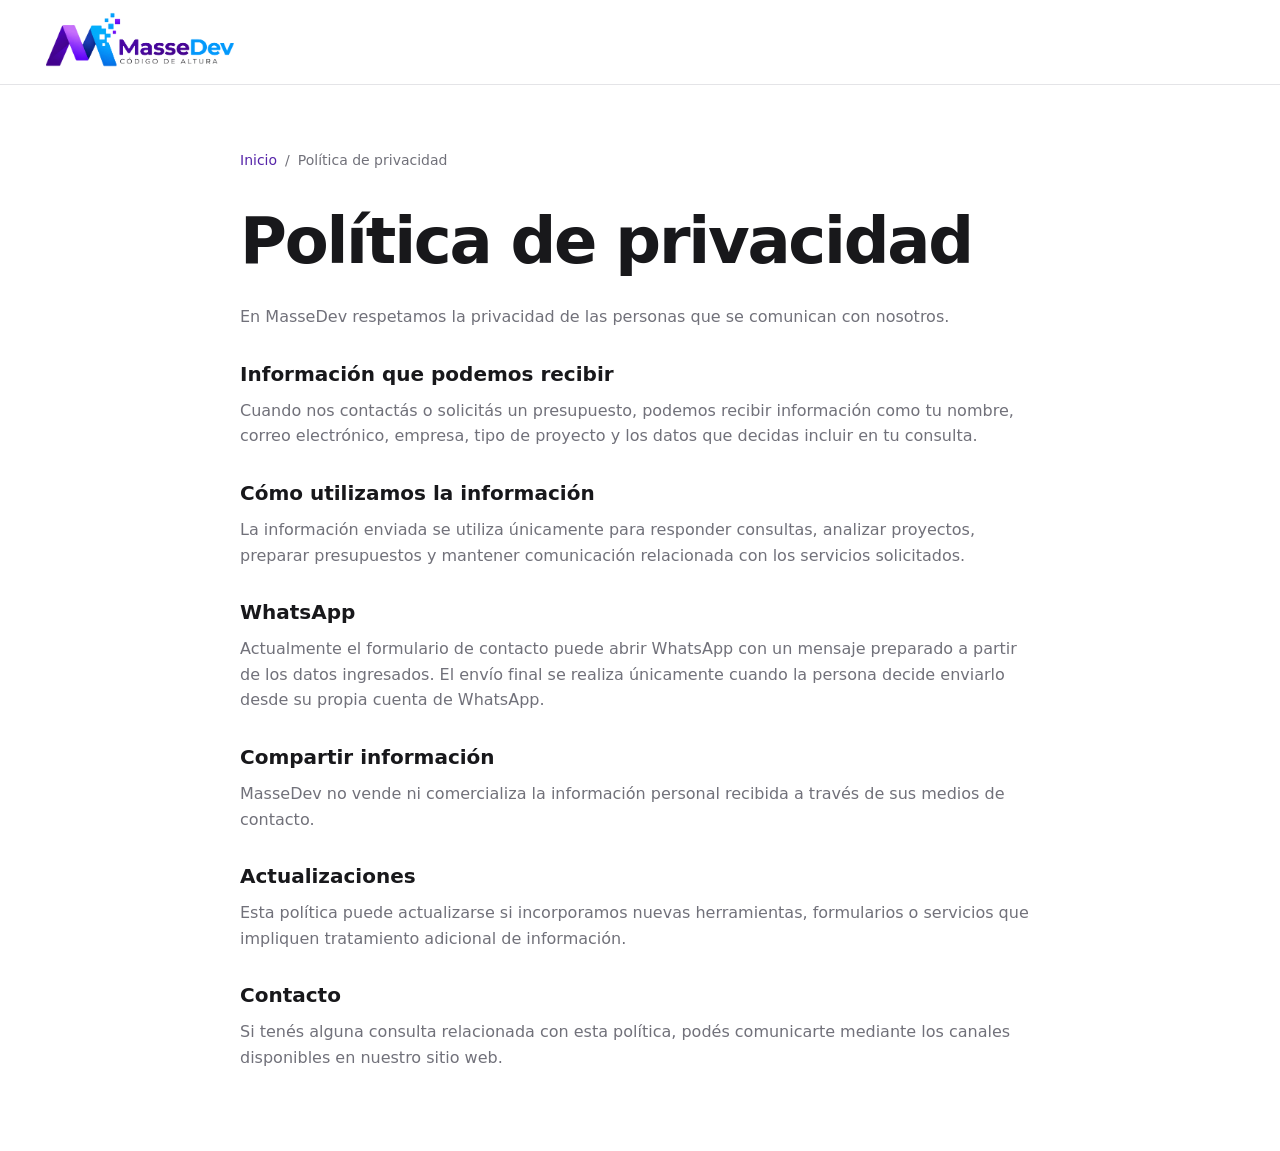
<file: privacidad/index.html>
<!DOCTYPE html>
<html lang="es">
  <head>
    <meta charset="UTF-8" />

    <meta name="viewport" content="width=device-width, initial-scale=1.0" />
    <meta name="robots" content="index, follow" />
    <meta name="author" content="MasseDev" />
    <meta name="author" content="MasseDev" />

    <meta name="robots" content="index, follow" />

    <meta name="theme-color" content="#ffffff" />

    <link rel="canonical" href="https://massedev-ar.github.io/privacidad/" />

    <link
      rel="icon"
      type="image/png"
      sizes="32x32"
      href="../assets/icons/favicon-32.png"
    />

    <link rel="apple-touch-icon" href="../assets/icons/favicon-192.png" />

    <link rel="manifest" href="../site.webmanifest" />

    <title>Política de privacidad | MasseDev</title>

    <meta
      name="description"
      content="Conocé cómo MasseDev utiliza y protege la información enviada a través de sus medios de contacto."
    />

    <link rel="stylesheet" href="../assets/css/main.css" />
    <link rel="canonical" href="https://massedev-ar.github.io/privacidad/" />
  </head>

  <body>
    <a class="skip-link" href="#main-content">
      Saltar al contenido principal
    </a>

    <header class="site-header">
      <div class="container header-container">
        <a class="brand" href="../" aria-label="MasseDev - Inicio">
          <img
            src="../assets/img/logo/massedev-logo.png"
            alt="MasseDev - Código de altura"
            width="220"
            height="72"
          />
        </a>
      </div>
    </header>

    <main id="main-content">
      <section class="legal-page section">
        <div class="container legal-container">
          <nav class="breadcrumbs" aria-label="Migas de pan">
            <a href="../"> Inicio </a>

            <span aria-hidden="true">/</span>

            <span aria-current="page"> Política de privacidad </span>
          </nav>

          <h1>Política de privacidad</h1>

          <p>
            En MasseDev respetamos la privacidad de las personas que se
            comunican con nosotros.
          </p>

          <h2>Información que podemos recibir</h2>

          <p>
            Cuando nos contactás o solicitás un presupuesto, podemos recibir
            información como tu nombre, correo electrónico, empresa, tipo de
            proyecto y los datos que decidas incluir en tu consulta.
          </p>

          <h2>Cómo utilizamos la información</h2>

          <p>
            La información enviada se utiliza únicamente para responder
            consultas, analizar proyectos, preparar presupuestos y mantener
            comunicación relacionada con los servicios solicitados.
          </p>

          <h2>WhatsApp</h2>

          <p>
            Actualmente el formulario de contacto puede abrir WhatsApp con un
            mensaje preparado a partir de los datos ingresados. El envío final
            se realiza únicamente cuando la persona decide enviarlo desde su
            propia cuenta de WhatsApp.
          </p>

          <h2>Compartir información</h2>

          <p>
            MasseDev no vende ni comercializa la información personal recibida a
            través de sus medios de contacto.
          </p>

          <h2>Actualizaciones</h2>

          <p>
            Esta política puede actualizarse si incorporamos nuevas
            herramientas, formularios o servicios que impliquen tratamiento
            adicional de información.
          </p>

          <h2>Contacto</h2>

          <p>
            Si tenés alguna consulta relacionada con esta política, podés
            comunicarte mediante los canales disponibles en nuestro sitio web.
          </p>
        </div>
      </section>
    </main>

    <script src="../assets/js/main.js"></script>
  </body>
</html>
</file>
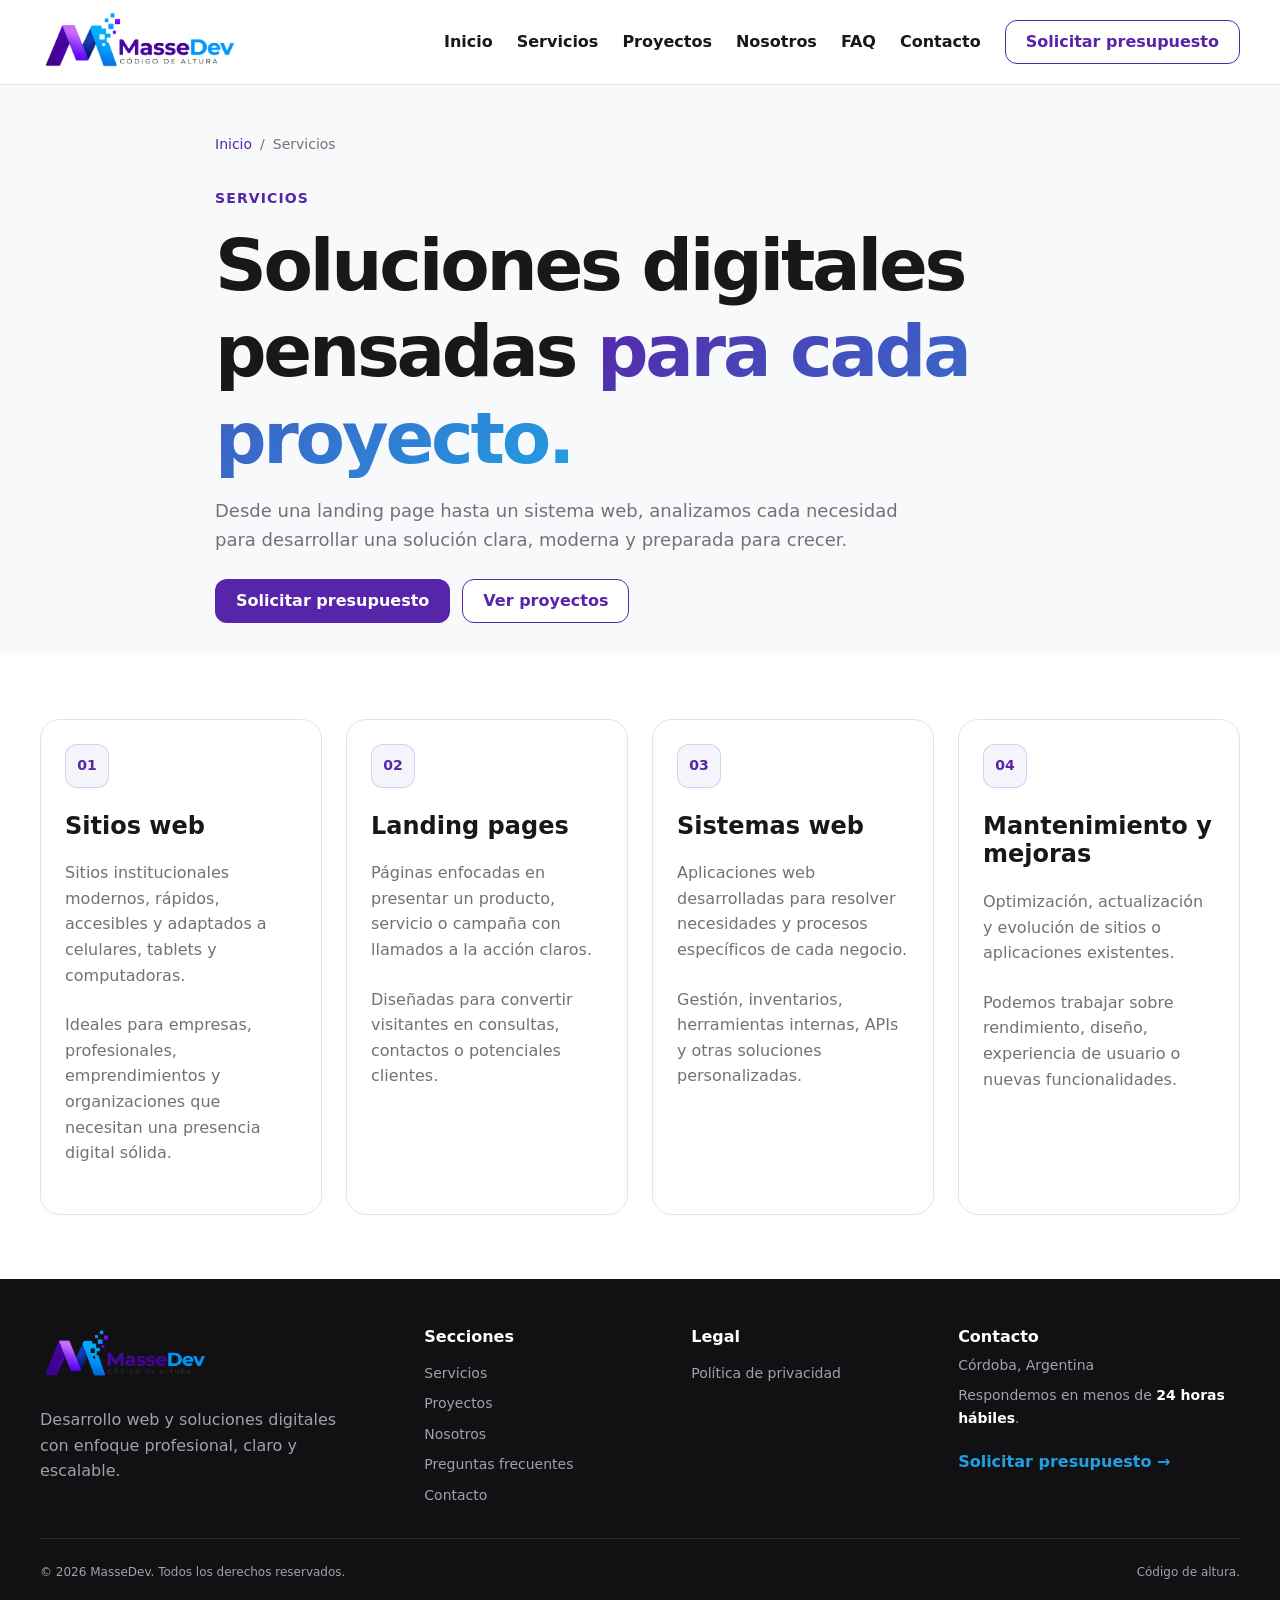
<file: servicios/index.html>
<!DOCTYPE html>
<html lang="es">

<head>

    <meta charset="UTF-8">

    <meta
        name="viewport"
        content="width=device-width, initial-scale=1.0"
    >

    <title>Servicios de desarrollo web | MasseDev</title>

    <meta
        name="description"
        content="Conocé los servicios de MasseDev: sitios web, landing pages, sistemas web, mantenimiento y soluciones digitales a medida."
    >

    <meta name="author" content="MasseDev">

    <meta
        name="robots"
        content="index, follow"
    >

    <meta
        name="theme-color"
        content="#ffffff"
    >

    <link
        rel="canonical"
        href="https://massedev-ar.github.io/servicios/"
    >


    <!-- Open Graph -->

    <meta
        property="og:title"
        content="Servicios de desarrollo web | MasseDev"
    >

    <meta
        property="og:description"
        content="Sitios web, landing pages, sistemas y soluciones digitales desarrolladas a medida."
    >

    <meta
        property="og:type"
        content="website"
    >

    <meta
        property="og:url"
        content="https://massedev-ar.github.io/servicios/"
    >

    <meta
        property="og:image"
        content="https://massedev-ar.github.io/assets/img/og/massedev-social.webp"
    >

    <meta property="og:locale" content="es_AR">

    <meta
        property="og:site_name"
        content="MasseDev"
    >


    <!-- Twitter / X -->

    <meta
        name="twitter:card"
        content="summary_large_image"
    >

    <meta
        name="twitter:title"
        content="Servicios de desarrollo web | MasseDev"
    >

    <meta
        name="twitter:description"
        content="Sitios web, landing pages, sistemas y soluciones digitales desarrolladas a medida."
    >

    <meta
        name="twitter:image"
        content="https://massedev-ar.github.io/assets/img/og/massedev-social.webp"
    >


    <!-- Icons -->

    <link
        rel="icon"
        type="image/png"
        sizes="32x32"
        href="../assets/icons/favicon-32.png"
    >

    <link
        rel="apple-touch-icon"
        sizes="192x192"
        href="../assets/icons/favicon-192.png"
    >

    <link
        rel="manifest"
        href="../site.webmanifest"
    >


    <link
        rel="stylesheet"
        href="../assets/css/main.css"
    >

</head>


<body>

    <a class="skip-link" href="#main-content">
        Saltar al contenido principal
    </a>


    <header class="site-header">

        <div class="container header-container">

            <a
                class="brand"
                href="../"
                aria-label="MasseDev - Inicio"
            >
                <img
                    src="../assets/img/logo/massedev-logo.png"
                    alt="MasseDev - Código de altura"
                    width="220"
                    height="72"
                >
            </a>


            <button
                class="menu-toggle"
                type="button"
                aria-label="Abrir menú de navegación"
                aria-expanded="false"
                aria-controls="main-navigation"
            >
                <span></span>
                <span></span>
                <span></span>
            </button>


            <nav
                id="main-navigation"
                class="main-nav"
                aria-label="Navegación principal"
            >
                <a href="../">Inicio</a>
                <a href="../#servicios">Servicios</a>
                <a href="../#proyectos">Proyectos</a>
                <a href="../#nosotros">Nosotros</a>
                <a href="../#faq">FAQ</a>
                <a href="../#contacto">Contacto</a>

                <a
                    class="btn btn-primary nav-cta"
                    href="../presupuesto/"
                >
                    Solicitar presupuesto
                </a>
            </nav>

        </div>

    </header>


    <main id="main-content">

        <section class="page-hero">

            <div class="container page-hero-container">

                <nav
                    class="breadcrumbs"
                    aria-label="Migas de pan"
                >
                    <a href="../">Inicio</a>
                    <span aria-hidden="true">/</span>
                    <span aria-current="page">Servicios</span>
                </nav>

                <p class="section-eyebrow">
                    Servicios
                </p>

                <h1>
                    Soluciones digitales pensadas
                    <span class="text-gradient">
                        para cada proyecto.
                    </span>
                </h1>

                <p class="page-hero-description">
                    Desde una landing page hasta un sistema web,
                    analizamos cada necesidad para desarrollar una
                    solución clara, moderna y preparada para crecer.
                </p>

                <div class="page-actions">

                    <a
                        class="btn btn-primary"
                        href="../presupuesto/"
                    >
                        Solicitar presupuesto
                    </a>

                    <a
                        class="btn btn-secondary"
                        href="../#proyectos"
                    >
                        Ver proyectos
                    </a>

                </div>

            </div>

        </section>


        <section class="services section">

            <div class="container">

                <div class="services-grid">

                    <article class="service-card">

                        <div class="service-icon" aria-hidden="true">
                            01
                        </div>

                        <h2>Sitios web</h2>

                        <p>
                            Sitios institucionales modernos, rápidos,
                            accesibles y adaptados a celulares, tablets
                            y computadoras.
                        </p>

                        <p>
                            Ideales para empresas, profesionales,
                            emprendimientos y organizaciones que necesitan
                            una presencia digital sólida.
                        </p>

                    </article>


                    <article class="service-card">

                        <div class="service-icon" aria-hidden="true">
                            02
                        </div>

                        <h2>Landing pages</h2>

                        <p>
                            Páginas enfocadas en presentar un producto,
                            servicio o campaña con llamados a la acción
                            claros.
                        </p>

                        <p>
                            Diseñadas para convertir visitantes en consultas,
                            contactos o potenciales clientes.
                        </p>

                    </article>


                    <article class="service-card">

                        <div class="service-icon" aria-hidden="true">
                            03
                        </div>

                        <h2>Sistemas web</h2>

                        <p>
                            Aplicaciones web desarrolladas para resolver
                            necesidades y procesos específicos de cada negocio.
                        </p>

                        <p>
                            Gestión, inventarios, herramientas internas,
                            APIs y otras soluciones personalizadas.
                        </p>

                    </article>


                    <article class="service-card">

                        <div class="service-icon" aria-hidden="true">
                            04
                        </div>

                        <h2>Mantenimiento y mejoras</h2>

                        <p>
                            Optimización, actualización y evolución de
                            sitios o aplicaciones existentes.
                        </p>

                        <p>
                            Podemos trabajar sobre rendimiento, diseño,
                            experiencia de usuario o nuevas funcionalidades.
                        </p>

                    </article>

                </div>

            </div>

        </section>

    </main>


    <footer class="site-footer">

        <div class="container footer-grid">

            <div class="footer-brand">

                <a class="footer-logo" href="../">
                    <img
                        src="../assets/img/logo/massedev-logo.png"
                        alt="MasseDev - Código de altura"
                        width="180"
                        height="60"
                        loading="lazy"
                    >
                </a>

                <p>
                    Desarrollo web y soluciones digitales
                    con enfoque profesional, claro y escalable.
                </p>

            </div>


            <nav class="footer-nav" aria-label="Navegación secundaria">

                <h2>Secciones</h2>

                <a href="../#servicios">Servicios</a>
                <a href="../#proyectos">Proyectos</a>
                <a href="../#nosotros">Nosotros</a>
                <a href="../#faq">Preguntas frecuentes</a>
                <a href="../#contacto">Contacto</a>

            </nav>


            <nav class="footer-nav" aria-label="Información legal">

                <h2>Legal</h2>

                <a href="../privacidad/">
                    Política de privacidad
                </a>

            </nav>


            <div class="footer-contact">

                <h2>Contacto</h2>

                <p>Córdoba, Argentina</p>

                <p>
                    Respondemos en menos de
                    <strong>24 horas hábiles</strong>.
                </p>

                <a
                    class="footer-contact-link"
                    href="../presupuesto/"
                >
                    Solicitar presupuesto →
                </a>

            </div>

        </div>


        <div class="container footer-bottom">

            <p>
                © <span id="current-year"></span>
                MasseDev. Todos los derechos reservados.
            </p>

            <p>Código de altura.</p>

        </div>

    </footer>


    <script src="../assets/js/main.js"></script>

</body>

</html>
</file>
<file: assets/css/main.css>
/* ==================================================
   MasseDev
   Main Stylesheet
   ================================================== */


/* ==================================================
   1. Design Tokens
   ================================================== */

   :root {

    /* Brand */
    --color-primary: #5625a9;
    --color-secondary: #229fe3;

    --gradient-brand: linear-gradient(
        135deg,
        var(--color-primary),
        var(--color-secondary)
    );


    /* Neutral colors */
    --color-dark: #18181b;
    --color-text: #3f3f46;
    --color-text-muted: #71717a;

    --color-background: #ffffff;
    --color-surface: #f8f9fa;
    --color-border: #e4e4e7;


    /* Typography */
    --font-primary:
        Inter,
        system-ui,
        -apple-system,
        BlinkMacSystemFont,
        "Segoe UI",
        sans-serif;


    /* Font sizes */
    --text-xs: 0.75rem;
    --text-sm: 0.875rem;
    --text-base: 1rem;
    --text-lg: 1.125rem;
    --text-xl: 1.25rem;
    --text-2xl: 1.5rem;
    --text-3xl: 1.875rem;
    --text-4xl: 2.25rem;
    --text-5xl: 3rem;


    /* Spacing */
    --space-1: 0.25rem;
    --space-2: 0.5rem;
    --space-3: 0.75rem;
    --space-4: 1rem;
    --space-5: 1.5rem;
    --space-6: 2rem;
    --space-7: 3rem;
    --space-8: 4rem;
    --space-9: 6rem;


    /* Layout */
    --container-width: 1200px;
    --container-padding: 1.25rem;


    /* Border radius */
    --radius-sm: 0.375rem;
    --radius-md: 0.75rem;
    --radius-lg: 1.25rem;
    --radius-full: 9999px;


    /* Shadows */
    --shadow-sm:
        0 1px 3px rgba(0, 0, 0, 0.08);

    --shadow-md:
        0 8px 24px rgba(0, 0, 0, 0.08);


    /* Transitions */
    --transition-fast: 150ms ease;
    --transition-normal: 250ms ease;
}


/* ==================================================
   2. Reset
   ================================================== */

*,
*::before,
*::after {
    box-sizing: border-box;
}

html {
    scroll-behavior: smooth;
}

body {
    margin: 0;

    font-family: var(--font-primary);
    font-size: var(--text-base);
    line-height: 1.6;

    color: var(--color-text);
    background-color: var(--color-background);
}

img,
picture,
svg {
    display: block;
    max-width: 100%;
}

img {
    height: auto;
}

button,
input,
textarea,
select {
    font: inherit;
}

button,
a {
    -webkit-tap-highlight-color: transparent;
}

a {
    color: inherit;
    text-decoration: none;
}


/* ==================================================
   3. Accessibility
   ================================================== */

:focus-visible {
    outline: 3px solid var(--color-secondary);
    outline-offset: 3px;
}


/* ==================================================
   4. Typography
   ================================================== */

h1,
h2,
h3,
h4,
h5,
h6,
p {
    margin-top: 0;
}

h1,
h2,
h3,
h4,
h5,
h6 {
    color: var(--color-dark);
    line-height: 1.2;
}

p {
    margin-bottom: var(--space-4);
}


/* ==================================================
   5. Layout
   ================================================== */

.container {
    width: min(
        100% - (var(--container-padding) * 2),
        var(--container-width)
    );

    margin-inline: auto;
}

.section {
    padding-block: var(--space-8);
}


/* ==================================================
   6. Utilities
   ================================================== */

.text-center {
    text-align: center;
}

.text-gradient {
    color: var(--color-primary);

    background: var(--gradient-brand);
    background-clip: text;
    -webkit-background-clip: text;
    -webkit-text-fill-color: transparent;
}

/* ==================================================
   7. Header
   ================================================== */

   .site-header {
    position: sticky;
    top: 0;
    z-index: 1000;

    background-color: rgba(255, 255, 255, 0.96);
    border-bottom: 1px solid var(--color-border);

    -webkit-backdrop-filter: blur(12px);
    backdrop-filter: blur(12px);
}

.header-container {
    min-height: 72px;

    display: flex;
    align-items: center;
    justify-content: space-between;

    gap: var(--space-4);
}

.brand {
    display: inline-flex;
    align-items: center;
}

.brand img {
    width: 170px;
    height: auto;
}


/* ==================================================
   8. Navigation
   ================================================== */

.main-nav {
    position: fixed;
    inset: 72px 0 auto 0;

    display: none;
    flex-direction: column;

    padding: var(--space-5);

    background-color: var(--color-background);
    border-bottom: 1px solid var(--color-border);

    box-shadow: var(--shadow-md);
}

.main-nav.is-open {
    display: flex;
}

.main-nav a {
    padding-block: var(--space-3);

    font-weight: 600;
    color: var(--color-dark);
}

.main-nav a:hover {
    color: var(--color-primary);
}


/* ==================================================
   9. Mobile Menu
   ================================================== */

.menu-toggle {
    width: 44px;
    height: 44px;

    display: inline-flex;
    flex-direction: column;
    align-items: center;
    justify-content: center;

    gap: 5px;

    padding: 0;

    border: 0;
    border-radius: var(--radius-md);

    background: transparent;

    cursor: pointer;
}

.menu-toggle span {
    width: 24px;
    height: 2px;

    background-color: var(--color-dark);

    transition:
        transform var(--transition-normal),
        opacity var(--transition-normal);
}


/* ==================================================
   10. Buttons
   ================================================== */

   .btn {
    display: inline-flex;
    align-items: center;
    justify-content: center;

    min-height: 44px;

    padding: 0.75rem 1.25rem;

    border: 1px solid transparent;
    border-radius: var(--radius-md);

    font-weight: 700;
    line-height: 1;

    cursor: pointer;

    transition:
        background-color var(--transition-fast),
        color var(--transition-fast),
        border-color var(--transition-fast),
        transform var(--transition-fast),
        box-shadow var(--transition-fast);
}

.btn:hover {
    transform: translateY(-1px);
}


/* Primary */

.btn-primary {
    color: #ffffff;
    background-color: var(--color-primary);
}

.btn-primary:hover {
    background-color: #491d94;
    box-shadow: 0 6px 16px rgba(86, 37, 169, 0.18);
}
/* Header CTA */

.main-nav .nav-cta {
    color: var(--color-primary);
    background-color: transparent;
    border-color: var(--color-primary);
    box-shadow: none;
}

.main-nav .nav-cta:hover {
    color: #ffffff;
    background-color: var(--color-primary);
    border-color: var(--color-primary);
    box-shadow: none;
}


/* Secondary */

.btn-secondary {
    color: var(--color-primary);
    background-color: #ffffff;

    border-color: var(--color-primary);
}

.btn-secondary:hover {
    color: #ffffff;
    background-color: var(--color-primary);
}


/* ==================================================
   11. Skip Link
   ================================================== */

.skip-link {
    position: fixed;
    top: 0;
    left: 1rem;

    z-index: 9999;

    padding: 0.75rem 1rem;

    color: #ffffff;
    background-color: var(--color-dark);

    border-radius: 0 0 var(--radius-md) var(--radius-md);

    transform: translateY(-120%);
}

.skip-link:focus {
    transform: translateY(0);
}


/* ==================================================
   12. Mobile CTA
   ================================================== */

   .mobile-cta {
    position: fixed;

    left: 1rem;
    right: 1rem;
    bottom: 1rem;

    z-index: 900;

    display: flex;
    align-items: center;
    justify-content: center;

    min-height: 52px;

    padding-inline: var(--space-4);

    border-radius: var(--radius-md);

    color: #ffffff;
    background-color: var(--color-primary);

    font-weight: 700;

    box-shadow:
        0 8px 24px rgba(86, 37, 169, 0.2);

    transition:
        background-color var(--transition-fast),
        transform var(--transition-fast);
}

.mobile-cta:hover {
    background-color: #491d94;
}

.mobile-cta:active {
    transform: scale(0.98);
}

/* ==================================================
   13. Desktop Navigation
   ================================================== */

@media (min-width: 900px) {

    .header-container {
        min-height: 84px;
    }

    .brand img {
        width: 200px;
    }

    .menu-toggle {
        display: none;
    }

    .main-nav {
        position: static;

        display: flex;
        flex-direction: row;
        align-items: center;

        gap: var(--space-5);

        padding: 0;

        border: 0;
        box-shadow: none;
    }

    .main-nav a {
        padding-block: var(--space-2);
    }

    .mobile-cta {
        display: none;
    }
}
/* ==================================================
   14. Hero
   ================================================== */

   .hero {
    position: relative;

    display: flex;
    align-items: center;

    min-height: calc(100svh - 72px);

    padding-block:
        var(--space-7)
        calc(var(--space-9) + 3rem);

    overflow: hidden;

    background:
        radial-gradient(
            circle at 90% 25%,
            rgba(34, 159, 227, 0.07),
            transparent 35%
        ),
        radial-gradient(
            circle at 10% 70%,
            rgba(86, 37, 169, 0.05),
            transparent 35%
        );
}

.hero-container {
    display: grid;
    gap: var(--space-7);
}

.hero-content {
    position: relative;
    z-index: 2;

    max-width: 650px;
}


/* Eyebrow */

.hero-eyebrow {
    display: inline-flex;

    margin-bottom: var(--space-4);

    padding:
        0.4rem
        0.75rem;

    border-radius: var(--radius-full);

    color: var(--color-primary);
    background-color: rgba(86, 37, 169, 0.08);

    font-size: var(--text-xs);
    font-weight: 700;

    letter-spacing: 0.04em;
    text-transform: uppercase;
}


/* Title */

.hero-title {
    max-width: 720px;

    margin-bottom: var(--space-5);

    font-size: clamp(
        2.5rem,
        8vw,
        4.75rem
    );

    line-height: 1.02;
    letter-spacing: -0.04em;
}


/* Description */

.hero-description {
    max-width: 580px;

    margin-bottom: var(--space-5);

    color: var(--color-text-muted);

    font-size: var(--text-lg);
}


/* Actions */

.hero-actions {
    display: flex;
    flex-direction: column;

    gap: var(--space-3);

    margin-bottom: var(--space-5);
}

.hero-actions .btn {
    width: 100%;
}


/* Response time */

.hero-response {
    display: flex;
    align-items: center;

    gap: var(--space-2);

    margin: 0;

    color: var(--color-text-muted);

    font-size: var(--text-sm);
}

.hero-response strong {
    color: var(--color-primary);
}

.hero-response-icon {
    display: inline-flex;
    align-items: center;
    justify-content: center;

    width: 24px;
    height: 24px;

    color: var(--color-primary);

    font-size: 1.35rem;
}


/* ==================================================
   15. Hero Visual
   ================================================== */

.hero-visual {
    display: none;
}


/* ==================================================
   16. Hero Tablet
   ================================================== */

@media (min-width: 640px) {

    .hero-actions {
        flex-direction: row;
    }

    .hero-actions .btn {
        width: auto;
        min-width: 190px;
    }
}


/* ==================================================
   17. Hero Desktop
   ================================================== */

@media (min-width: 900px) {

    .hero {
        min-height: calc(100svh - 84px);

        padding-block: var(--space-8);
    }

    .hero-container {
        grid-template-columns:
            minmax(0, 1.1fr)
            minmax(320px, 0.9fr);

        align-items: center;

        gap: var(--space-8);
    }

    .hero-visual {
        position: relative;

        display: flex;
        align-items: center;
        justify-content: center;

        min-height: 500px;
    }

    
}

/* ==================================================
   18. Section Headers
   ================================================== */

   .section-header {
    max-width: 680px;

    margin-bottom: var(--space-7);
}

.section-eyebrow {
    margin-bottom: var(--space-3);

    color: var(--color-primary);

    font-size: var(--text-sm);
    font-weight: 700;

    letter-spacing: 0.08em;
    text-transform: uppercase;
}

.section-title {
    margin-bottom: var(--space-4);

    font-size: clamp(
        2rem,
        6vw,
        3.25rem
    );

    letter-spacing: -0.035em;
}

.section-description {
    margin: 0;

    color: var(--color-text-muted);

    font-size: var(--text-lg);
}
/* ==================================================
   19. Services
   ================================================== */

   .services {
    background-color: var(--color-background);
}

.services-grid {
    display: grid;

    gap: var(--space-4);
}


/* Service Card */

.service-card {
    position: relative;

    display: flex;
    flex-direction: column;

    min-height: 290px;

    padding: var(--space-5);

    border: 1px solid var(--color-border);
    border-radius: var(--radius-lg);

    background-color: var(--color-background);

    transition:
        border-color var(--transition-normal),
        transform var(--transition-normal),
        box-shadow var(--transition-normal);
}

.service-card:hover {
    border-color: rgba(86, 37, 169, 0.35);

    transform: translateY(-4px);

    box-shadow:
        0 14px 35px rgba(0, 0, 0, 0.06);
}


/* Number */

.service-icon {
    display: flex;
    align-items: center;
    justify-content: center;

    width: 44px;
    height: 44px;

    margin-bottom: var(--space-5);

    border: 1px solid rgba(86, 37, 169, 0.18);
    border-radius: var(--radius-md);

    color: var(--color-primary);
    background-color: rgba(86, 37, 169, 0.05);

    font-size: var(--text-sm);
    font-weight: 700;
}


/* Title */

.service-card h3 {
    margin-bottom: var(--space-3);

    font-size: var(--text-xl);
}


/* Description */

.service-card p {
    margin-bottom: var(--space-5);

    color: var(--color-text-muted);
}


/* Link */

.service-card a {
    display: inline-flex;
    align-items: center;

    gap: var(--space-2);

    margin-top: auto;

    color: var(--color-primary);

    font-weight: 700;
}

.service-card a span {
    transition: transform var(--transition-fast);
}

.service-card a:hover span {
    transform: translateX(4px);
}

/* ==================================================
   20. Services Responsive
   ================================================== */

   @media (min-width: 700px) {

    .services-grid {
        grid-template-columns:
            repeat(2, minmax(0, 1fr));

        gap: var(--space-5);
    }

}


@media (min-width: 1100px) {

    .services-grid {
        grid-template-columns:
            repeat(4, minmax(0, 1fr));
    }

}

/* ==================================================
   21. Process
   ================================================== */

   .process {
    background-color: var(--color-surface);
}

.process-grid {
    display: grid;

    gap: var(--space-4);
}

.process-step {
    position: relative;

    padding:
        var(--space-5)
        0
        var(--space-5)
        var(--space-6);

    border-left: 1px solid var(--color-border);
}

.process-step::before {
    content: "";

    position: absolute;

    top: var(--space-6);
    left: -5px;

    width: 9px;
    height: 9px;

    border-radius: 50%;

    background-color: var(--color-primary);
}

.process-number {
    display: block;

    margin-bottom: var(--space-3);

    color: var(--color-primary);

    font-size: var(--text-sm);
    font-weight: 700;

    letter-spacing: 0.08em;
}

.process-step h3 {
    margin-bottom: var(--space-3);

    font-size: var(--text-xl);
}

.process-step p {
    margin: 0;

    color: var(--color-text-muted);
}
/* ==================================================
   22. Process Responsive
   ================================================== */

   @media (min-width: 900px) {

    .process-grid {
        grid-template-columns:
            repeat(5, minmax(0, 1fr));

        gap: 0;
    }

    .process-step {
        padding:
            var(--space-6)
            var(--space-5);

        border-left: 0;
        border-top: 1px solid var(--color-border);
    }

    .process-step::before {
        top: -5px;
        left: var(--space-5);
    }
}
.process-cta {
    display: flex;
    flex-direction: column;

    align-items: flex-start;

    gap: var(--space-4);

    margin-top: var(--space-7);
    padding-top: var(--space-6);

    border-top: 1px solid var(--color-border);
}

.process-cta p {
    margin: 0;

    color: var(--color-dark);

    font-size: var(--text-xl);
    font-weight: 700;
}

@media (min-width: 700px) {

    .process-cta {
        flex-direction: row;
        align-items: center;
        justify-content: space-between;
    }
}
/* ==================================================
   23. Projects
   ================================================== */

   .projects {
    background-color: var(--color-background);
}

.projects-grid {
    display: grid;
    gap: var(--space-6);
}


/* Card */

.project-card {
    display: flex;
    flex-direction: column;

    overflow: hidden;

    border: 1px solid var(--color-border);
    border-radius: var(--radius-lg);

    background-color: var(--color-background);
}


/* Image */

.project-image {
    overflow: hidden;

    aspect-ratio: 16 / 10;

    background-color: var(--color-surface);
}

.project-image img {
    width: 100%;
    height: 100%;

    object-fit: cover;

    transition: transform 400ms ease;
}

.project-card:hover .project-image img {
    transform: scale(1.025);
}


/* Content */

.project-content {
    padding: var(--space-5);
}

.project-type {
    margin-bottom: var(--space-2);

    color: var(--color-primary);

    font-size: var(--text-sm);
    font-weight: 700;

    text-transform: uppercase;
    letter-spacing: 0.06em;
}

.project-content h3 {
    margin-bottom: var(--space-3);

    font-size: var(--text-2xl);
}

.project-content > p:not(.project-type) {
    color: var(--color-text-muted);
}


/* Technologies */

.project-tech {
    display: flex;
    flex-wrap: wrap;

    gap: var(--space-2);

    margin:
        var(--space-5)
        0;

    padding: 0;

    list-style: none;
}

.project-tech li {
    padding:
        0.35rem
        0.65rem;

    border: 1px solid var(--color-border);
    border-radius: var(--radius-full);

    color: var(--color-text-muted);

    font-size: var(--text-xs);
    font-weight: 600;
}


/* Links */

.project-links {
    display: flex;
    flex-wrap: wrap;

    gap: var(--space-4);
}

.project-link {
    display: inline-flex;
    align-items: center;

    gap: var(--space-2);

    color: var(--color-primary);

    font-weight: 700;
}

.project-link span {
    transition: transform var(--transition-fast);
}

.project-link:hover span {
    transform: translate(2px, -2px);
}


/* Footer */

.projects-footer {
    display: flex;
    justify-content: center;

    margin-top: var(--space-7);
}
/* ==================================================
   24. Projects Responsive
   ================================================== */

   @media (min-width: 750px) {

    .projects-grid {
        grid-template-columns:
            repeat(2, minmax(0, 1fr));
    }

}


@media (min-width: 1100px) {

    .projects-grid {
        grid-template-columns:
            repeat(3, minmax(0, 1fr));
    }

}
.project-link-secondary {
    color: var(--color-text-muted);
}

.project-link-secondary:hover {
    color: var(--color-dark);
}
.project-card {
    display: flex;
    flex-direction: column;
}

.project-content {
    display: flex;
    flex-direction: column;
    flex: 1;
}

.project-links {
    margin-top: auto;
}
/* ==================================================
   25. About
   ================================================== */

   .about {
    background-color: var(--color-surface);
}

.about-container {
    display: grid;

    gap: var(--space-7);
}

.about-content {
    max-width: 680px;
}

.about-lead {
    color: var(--color-dark);

    font-size: var(--text-lg);
    font-weight: 600;
}

.about-content > p:not(
    .section-eyebrow,
    .about-lead
) {
    color: var(--color-text-muted);
}


/* Values */

.about-values {
    display: grid;

    gap: var(--space-4);

    margin-top: var(--space-6);
    padding-top: var(--space-6);

    border-top: 1px solid var(--color-border);
}

.about-value {
    display: flex;
    flex-direction: column;

    gap: var(--space-1);
}

.about-value strong {
    color: var(--color-dark);
}

.about-value span {
    color: var(--color-text-muted);

    font-size: var(--text-sm);
}


/* ==================================================
   26. Team
   ================================================== */

.about-team {
    width: 100%;
}

.team-photo {
    margin: 0;

    overflow: hidden;

    border: 1px solid var(--color-border);
    border-radius: var(--radius-lg);

    background-color: var(--color-background);
}

.team-photo img {
    width: 100%;

    aspect-ratio: 4 / 5;

    object-fit: cover;
}

.team-photo figcaption {
    display: flex;
    flex-direction: column;

    gap: var(--space-1);

    padding: var(--space-4);
}

.team-photo figcaption strong {
    color: var(--color-dark);
}

.team-photo figcaption span {
    color: var(--color-text-muted);

    font-size: var(--text-sm);
}
/* ==================================================
   27. About Responsive
   ================================================== */

   @media (min-width: 650px) {

    .about-values {
        grid-template-columns:
            repeat(2, minmax(0, 1fr));
    }

}


@media (min-width: 900px) {

    .about-container {
        grid-template-columns:
            minmax(0, 1.15fr)
            minmax(300px, 0.65fr);

        align-items: center;

        gap: var(--space-9);
    }

}
/* ==================================================
   28. FAQ
   ================================================== */

   .faq {
    background-color: var(--color-background);
}

.faq-list {
    max-width: 850px;
}

.faq-item {
    border-bottom: 1px solid var(--color-border);
}

.faq-item:first-child {
    border-top: 1px solid var(--color-border);
}

.faq-item summary {
    position: relative;

    padding:
        var(--space-5)
        var(--space-6)
        var(--space-5)
        0;

    color: var(--color-dark);

    font-size: var(--text-lg);
    font-weight: 700;

    cursor: pointer;

    list-style: none;
}

.faq-item summary::-webkit-details-marker {
    display: none;
}

.faq-item summary::after {
    content: "+";

    position: absolute;
    top: 50%;
    right: 0;

    color: var(--color-primary);

    font-size: var(--text-2xl);
    font-weight: 400;

    transform: translateY(-50%);
}

.faq-item[open] summary::after {
    content: "−";
}

.faq-item p {
    max-width: 720px;

    margin-bottom: var(--space-5);

    color: var(--color-text-muted);
}
/* ==================================================
   29. Contact
   ================================================== */

   .contact {
    background-color: var(--color-surface);
}

.contact-container {
    display: grid;

    gap: var(--space-7);
}

.contact-info {
    display: grid;

    gap: var(--space-4);

    margin-top: var(--space-6);
}

.contact-info-item {
    display: flex;
    flex-direction: column;

    gap: var(--space-1);

    padding-bottom: var(--space-4);

    border-bottom: 1px solid var(--color-border);
}

.contact-info-item strong {
    color: var(--color-dark);
}

.contact-info-item span {
    color: var(--color-text-muted);

    font-size: var(--text-sm);
}


/* ==================================================
   30. Contact Form
   ================================================== */

.contact-form {
    display: grid;

    gap: var(--space-4);

    padding: var(--space-5);

    border: 1px solid var(--color-border);
    border-radius: var(--radius-lg);

    background-color: var(--color-background);
}

.form-group {
    display: flex;
    flex-direction: column;

    gap: var(--space-2);
}

.form-group label {
    color: var(--color-dark);

    font-size: var(--text-sm);
    font-weight: 700;
}

.form-group label span {
    color: var(--color-text-muted);

    font-weight: 400;
}

.form-group input,
.form-group select,
.form-group textarea {
    width: 100%;

    padding:
        0.8rem
        0.9rem;

    border: 1px solid var(--color-border);
    border-radius: var(--radius-md);

    color: var(--color-dark);
    background-color: var(--color-background);

    transition:
        border-color var(--transition-fast),
        box-shadow var(--transition-fast);
}

.form-group textarea {
    resize: vertical;

    min-height: 150px;
}

.form-group input:hover,
.form-group select:hover,
.form-group textarea:hover {
    border-color: #c4c4cc;
}

.form-group input:focus-visible,
.form-group select:focus-visible,
.form-group textarea:focus-visible {
    border-color: var(--color-primary);

    outline: 2px solid transparent;

    box-shadow:
        0 0 0 3px rgba(86, 37, 169, 0.15);
}

.form-actions {
    display: flex;
    flex-direction: column;

    align-items: flex-start;

    gap: var(--space-3);

    margin-top: var(--space-2);
}

.form-note {
    margin: 0;

    color: var(--color-text-muted);

    font-size: var(--text-xs);
}
/* ==================================================
   31. Contact Responsive
   ================================================== */

   @media (min-width: 700px) {

    .contact-form {
        grid-template-columns:
            repeat(2, minmax(0, 1fr));

        padding: var(--space-6);
    }

    .form-group-full {
        grid-column: 1 / -1;
    }

}


@media (min-width: 950px) {

    .contact-container {
        grid-template-columns:
            minmax(0, 0.8fr)
            minmax(500px, 1.2fr);

        align-items: start;

        gap: var(--space-8);
    }

}
/* ==================================================
   32. Final CTA
   ================================================== */

   .final-cta {
    background-color: var(--color-dark);
}

.final-cta .section-eyebrow {
    color: var(--color-secondary);
}

.final-cta h2 {
    max-width: 720px;

    margin: 0;

    color: #ffffff;

    font-size: clamp(
        2rem,
        6vw,
        3.25rem
    );

    letter-spacing: -0.035em;
}

.final-cta-container {
    display: flex;
    flex-direction: column;

    gap: var(--space-6);
}

@media (min-width: 800px) {

    .final-cta-container {
        flex-direction: row;
        align-items: flex-end;
        justify-content: space-between;
    }

}
/* ==================================================
   33. Footer
   ================================================== */

   .site-footer {
    padding-block:
        var(--space-7)
        var(--space-5);

    color: #d4d4d8;
    background-color: #111114;
}

.footer-grid {
    display: grid;

    gap: var(--space-6);

    padding-bottom: var(--space-6);

    border-bottom:
        1px solid rgba(255, 255, 255, 0.1);
}


/* Brand */

.footer-brand {
    max-width: 320px;
}

.footer-logo {
    display: inline-block;

    margin-bottom: var(--space-4);
}

.footer-logo img {
    width: 170px;
    height: auto;
}

.footer-brand p {
    margin: 0;

    color: #a1a1aa;
}


/* Navigation */

.footer-nav {
    display: flex;
    flex-direction: column;

    gap: var(--space-2);
}

.footer-nav h2,
.footer-contact h2 {
    margin-bottom: var(--space-2);

    color: #ffffff;

    font-size: var(--text-base);
}

.footer-nav a {
    color: #a1a1aa;

    font-size: var(--text-sm);

    transition: color var(--transition-fast);
}

.footer-nav a:hover {
    color: #ffffff;
}


/* Contact */

.footer-contact p {
    margin-bottom: var(--space-2);

    color: #a1a1aa;

    font-size: var(--text-sm);
}

.footer-contact strong {
    color: #ffffff;
}

.footer-contact-link {
    display: inline-flex;

    margin-top: var(--space-3);

    color: var(--color-secondary);

    font-weight: 700;
}

.footer-contact-link:hover {
    color: #ffffff;
}


/* Bottom */

.footer-bottom {
    display: flex;
    flex-direction: column;

    gap: var(--space-2);

    padding-top: var(--space-5);
}

.footer-bottom p {
    margin: 0;

    color: #a1a1aa;

    font-size: var(--text-xs);
}
/* ==================================================
   34. Footer Responsive
   ================================================== */

   @media (min-width: 700px) {

    .footer-grid {
        grid-template-columns:
            1.5fr
            1fr
            1fr
            1.2fr;
    }

    .footer-bottom {
        flex-direction: row;
        justify-content: space-between;
    }

}
/* ==================================================
   35. Legal Pages
   ================================================== */

   .legal-container {
    max-width: 800px;
}

.legal-container h1 {
    margin-bottom: var(--space-5);

    font-size: clamp(
        2.25rem,
        7vw,
        4rem
    );

    letter-spacing: -0.035em;
}

.legal-container h2 {
    margin-top: var(--space-6);
    margin-bottom: var(--space-3);

    font-size: var(--text-xl);
}

.legal-container p {
    color: var(--color-text-muted);
}


/* Breadcrumbs */

.breadcrumbs {
    display: flex;
    flex-wrap: wrap;

    align-items: center;

    gap: var(--space-2);

    margin-bottom: var(--space-6);

    color: var(--color-text-muted);

    font-size: var(--text-sm);
}

.breadcrumbs a {
    color: var(--color-primary);
}

.breadcrumbs a:hover {
    text-decoration: underline;
}
/* ==================================================
   36. Error 404
   ================================================== */

   .error-page {
    display: flex;
    align-items: center;

    min-height: calc(100svh - 84px);

    padding-block: var(--space-8);

    text-align: center;
}

.error-container {
    max-width: 720px;
}

.error-code {
    margin-bottom: var(--space-3);

    color: var(--color-primary);

    font-size: clamp(
        5rem,
        20vw,
        10rem
    );

    font-weight: 800;
    line-height: 0.9;

    letter-spacing: -0.06em;
}

.error-container h1 {
    margin-bottom: var(--space-4);

    font-size: clamp(
        2rem,
        7vw,
        3.5rem
    );

    letter-spacing: -0.035em;
}

.error-container > p:not(.error-code) {
    max-width: 560px;

    margin:
        0
        auto
        var(--space-6);

    color: var(--color-text-muted);

    font-size: var(--text-lg);
}

.error-actions {
    display: flex;
    flex-direction: column;

    justify-content: center;

    gap: var(--space-3);
}

@media (min-width: 600px) {

    .error-actions {
        flex-direction: row;
    }

}
/* ==================================================
   37. Internal Pages
   ================================================== */

   .page-hero {
    padding-block:
        var(--space-7)
        var(--space-6);

    background-color: var(--color-surface);
}

.page-hero-container {
    max-width: 850px;
}

.page-hero h1 {
    margin-bottom: var(--space-4);

    font-size: clamp(
        2.5rem,
        8vw,
        4.5rem
    );

    letter-spacing: -0.045em;
}

.page-hero-description {
    max-width: 700px;

    margin: 0;

    color: var(--color-text-muted);

    font-size: var(--text-lg);
}

.page-actions {
    display: flex;
    flex-direction: column;

    gap: var(--space-3);

    margin-top: var(--space-5);
}

@media (min-width: 600px) {

    .page-actions {
        flex-direction: row;
    }

}


/* Internal content */

.internal-content {
    max-width: 850px;
}

.internal-content h2 {
    margin-top: var(--space-7);
    margin-bottom: var(--space-3);

    font-size: var(--text-2xl);
}

.internal-content p {
    color: var(--color-text-muted);
}
.hero-visual {
    display: flex;
    align-items: center;
    justify-content: center;
}

.hero-visual img {
    display: block;

    width: min(100%, 650px);
    height: auto;

    object-fit: contain;
}
@media (max-width: 767px) {

    .hero-visual {
        display: none;
    }

}
/* ==================================================
   36.1 Error Illustration
   ================================================== */

   .error-illustration {
    display: flex;
    justify-content: center;

    margin:
        0
        auto
        var(--space-5);
}

.error-illustration img {
    width: min(100%, 380px);
    height: auto;

    object-fit: contain;
}
.form-note a {
    color: var(--color-primary);
    text-decoration: underline;
  }
  
  .form-note a:hover {
    text-decoration-thickness: 2px;
  }

/* ==================================================
   Reduced Motion
   ================================================== */

   @media (prefers-reduced-motion: reduce) {

    html {
        scroll-behavior: auto;
    }

    *,
    *::before,
    *::after {
        scroll-behavior: auto !important;
        transition-duration: 0.01ms !important;
        animation-duration: 0.01ms !important;
        animation-iteration-count: 1 !important;
    }

}
@media (max-width: 899px) {

    body {
        padding-bottom: 84px;
    }

}

@media (min-width: 900px) {

    body {
        padding-bottom: 0;
    }

}
</file>
